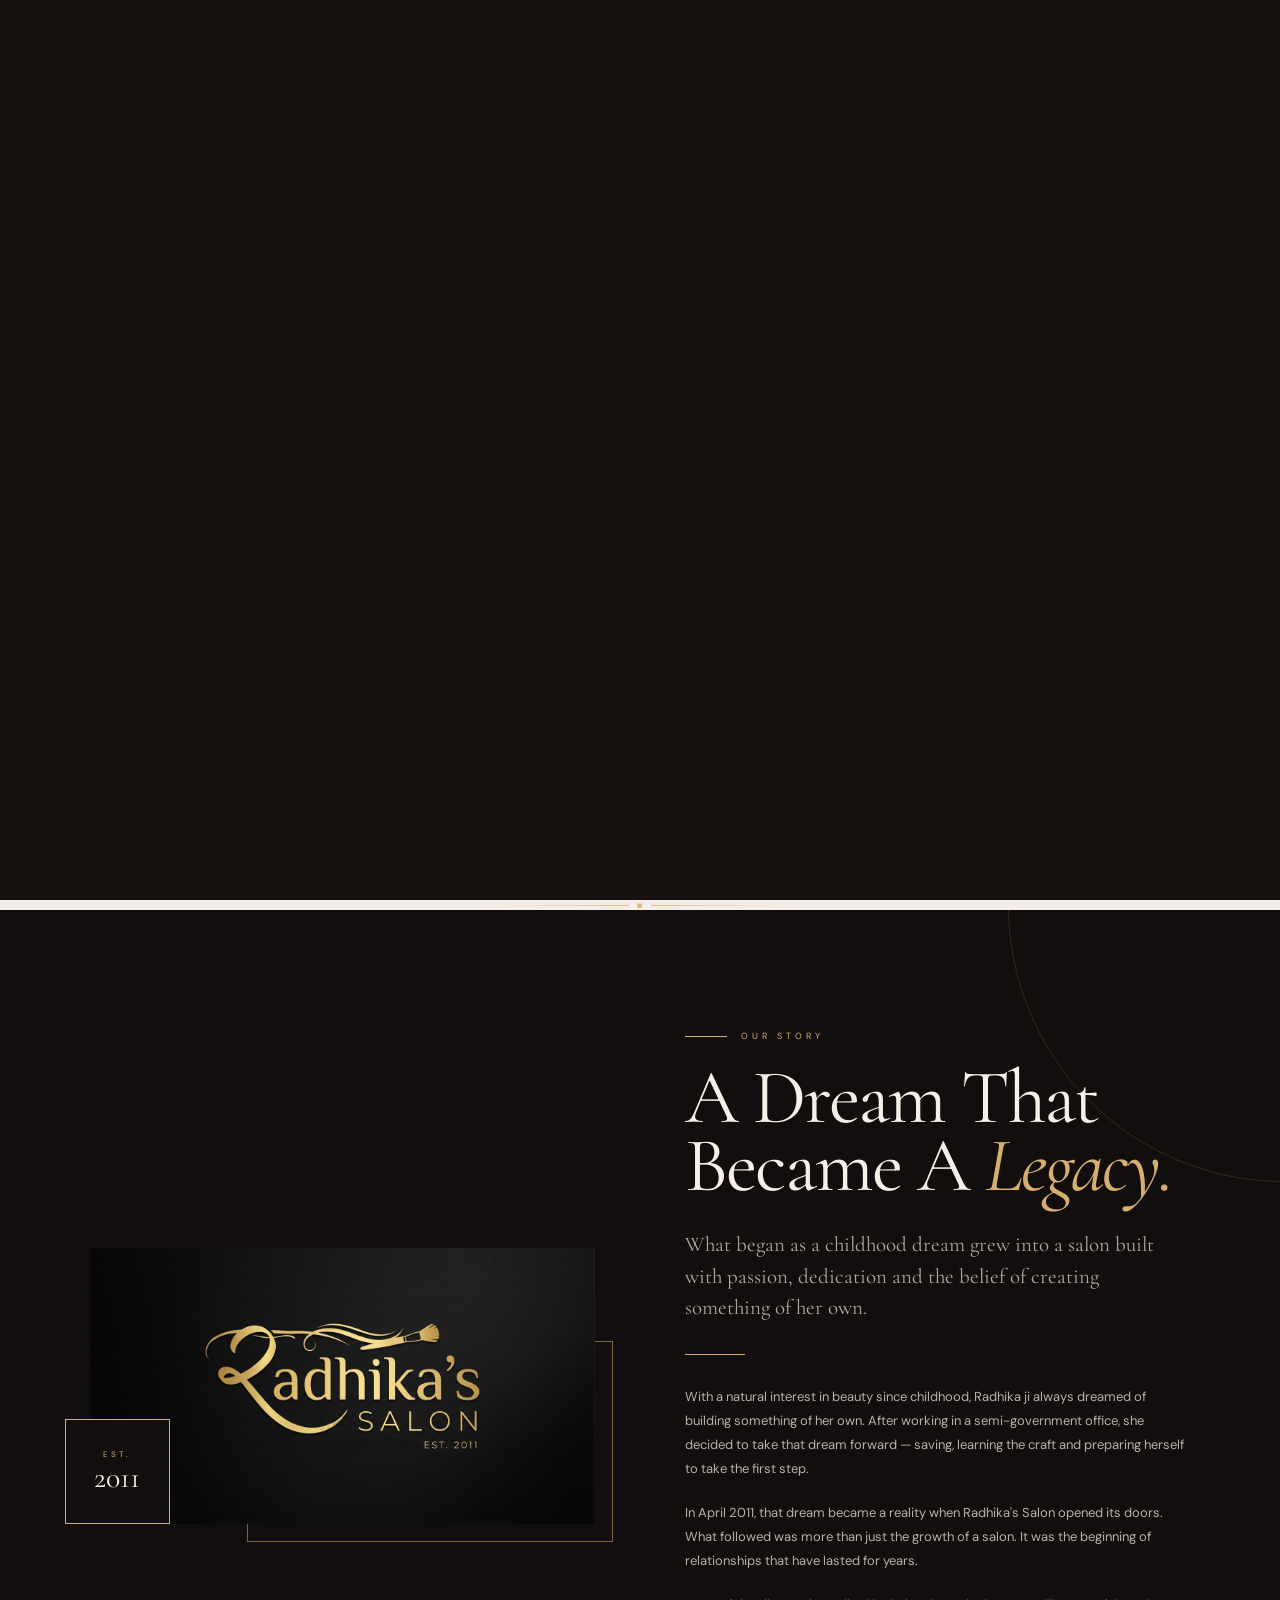
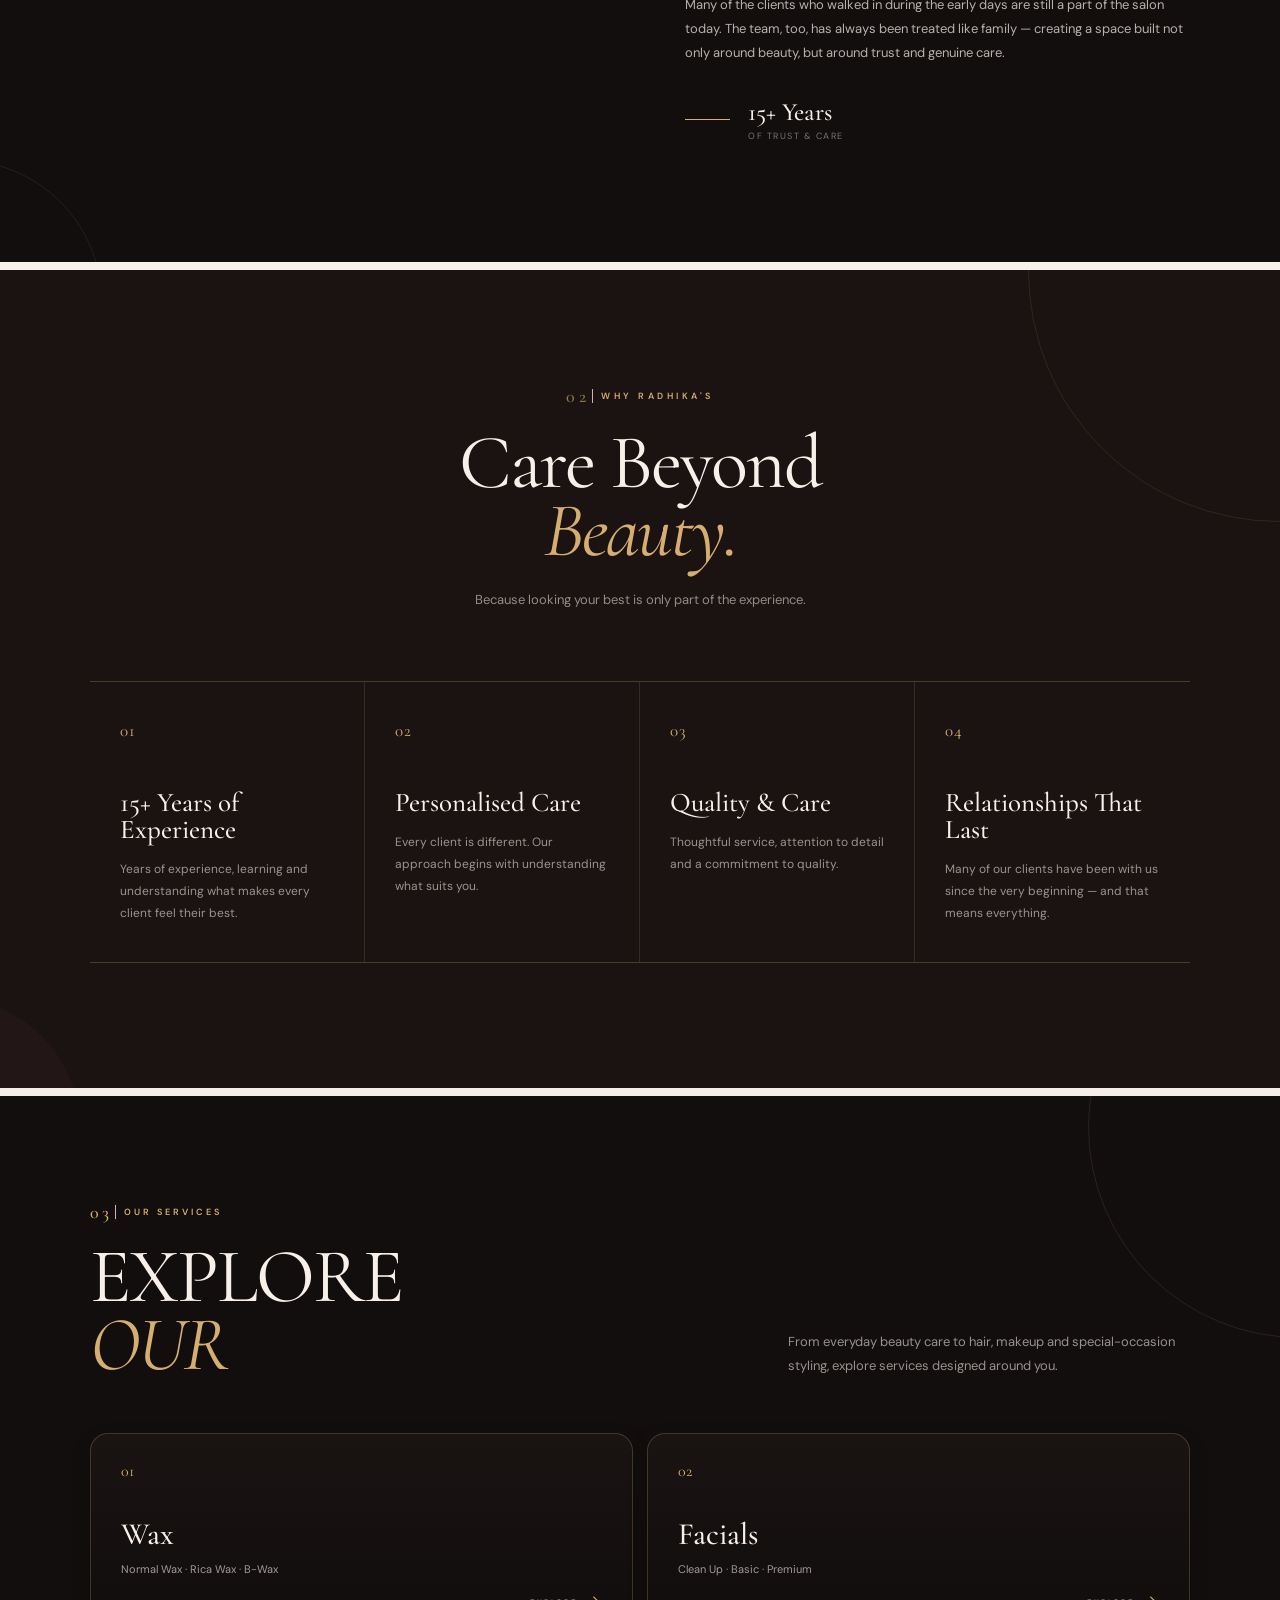
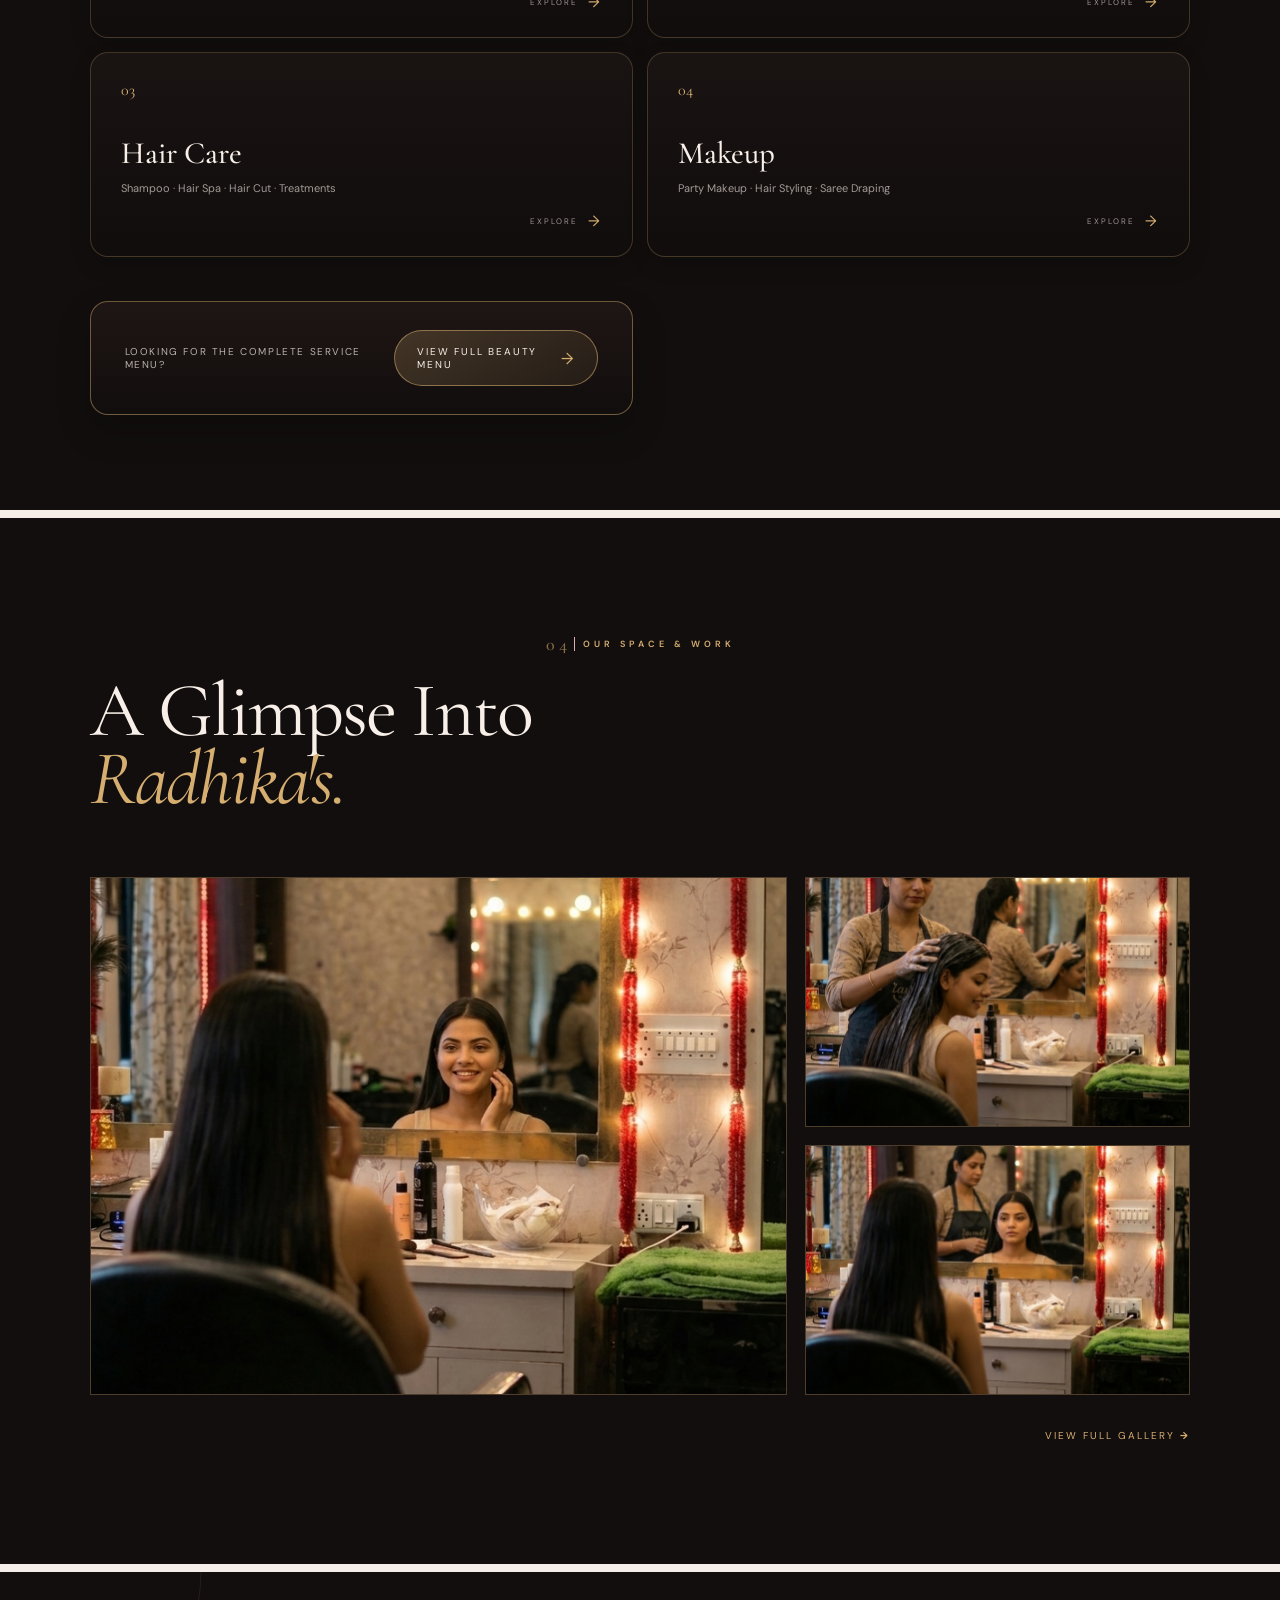
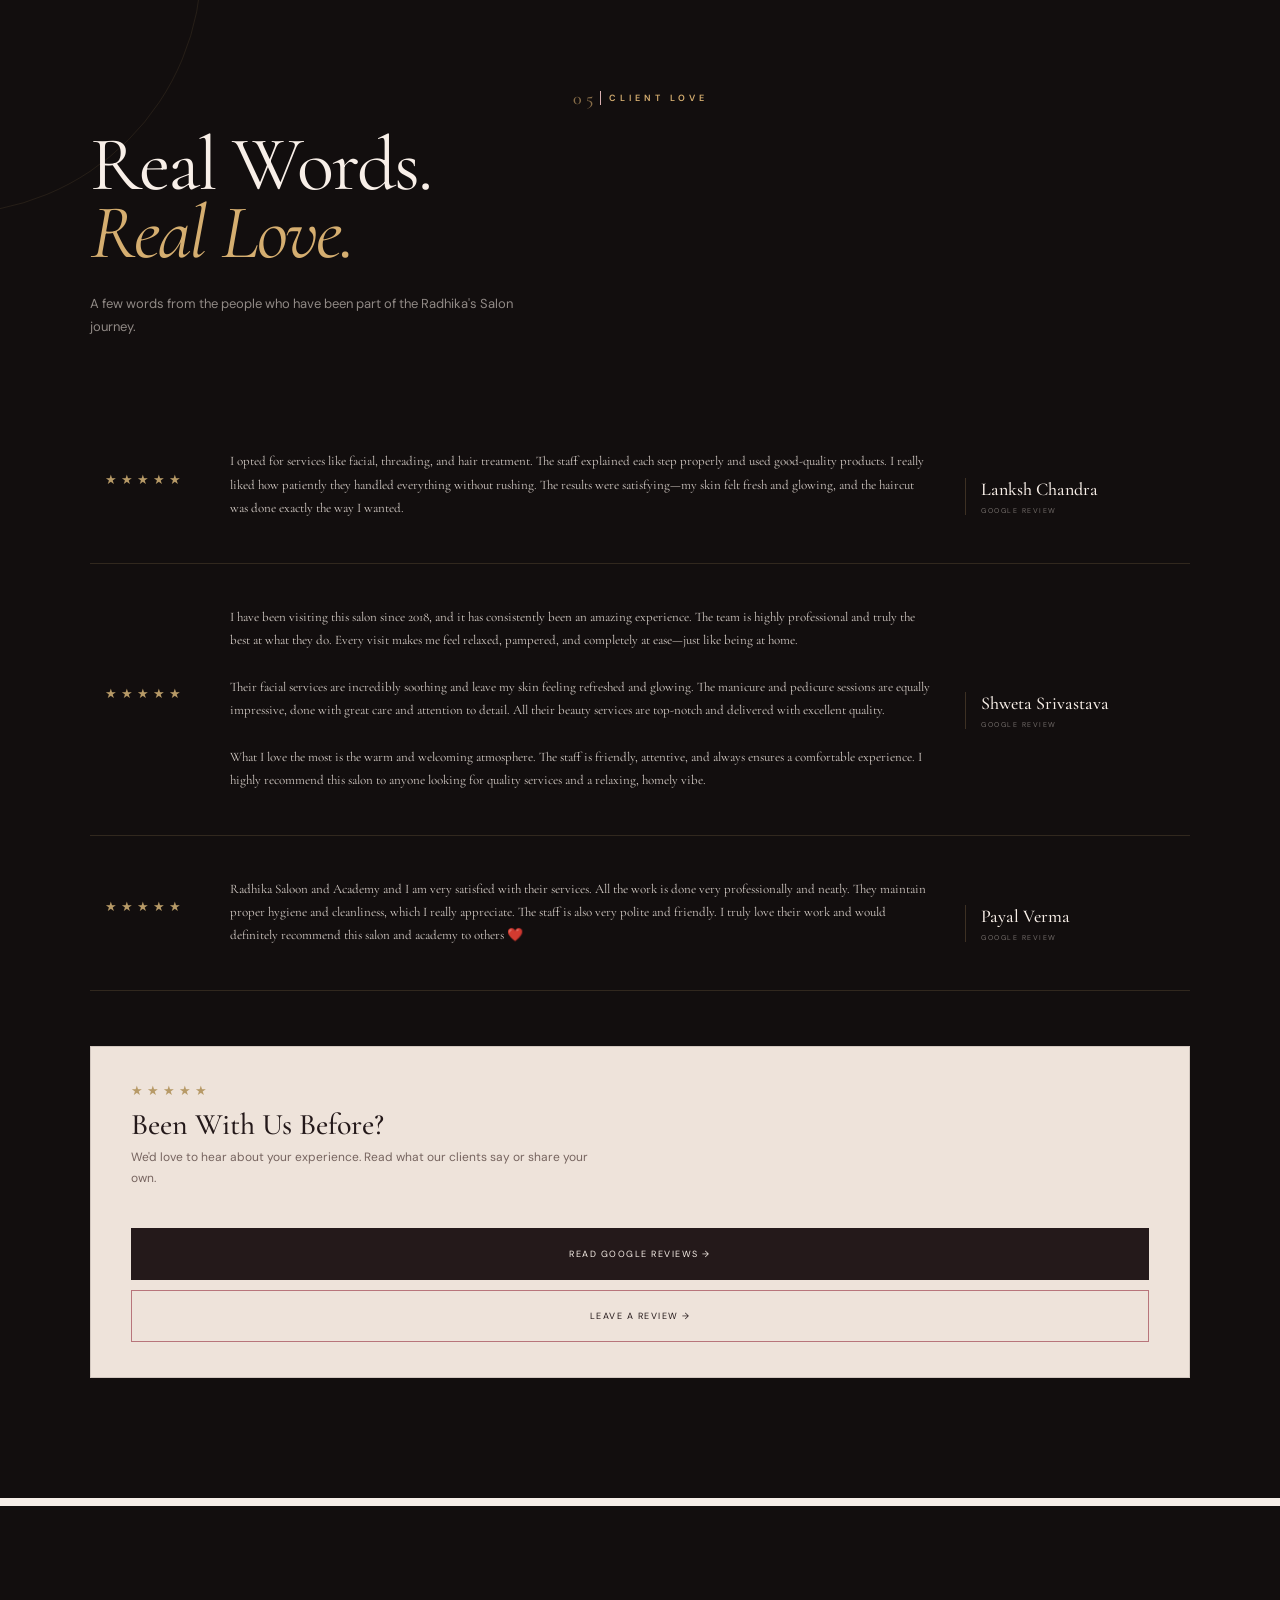
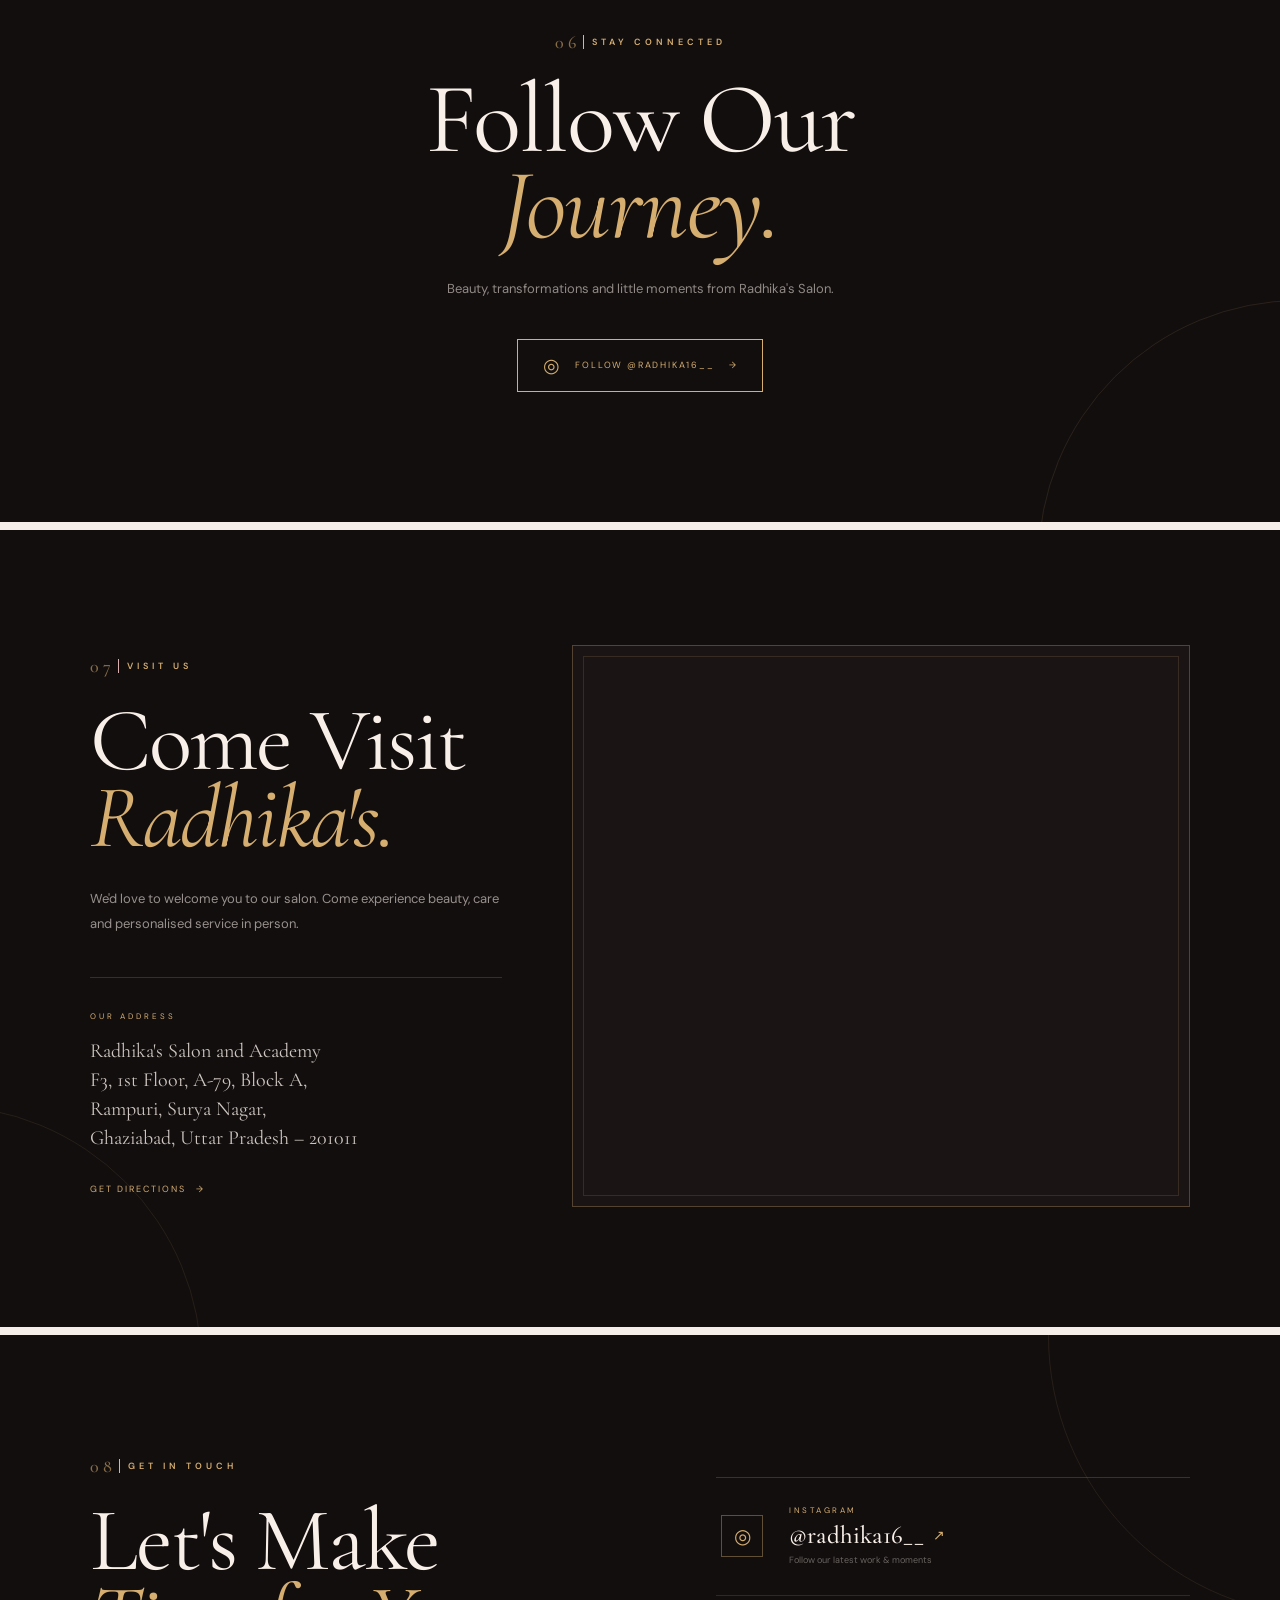
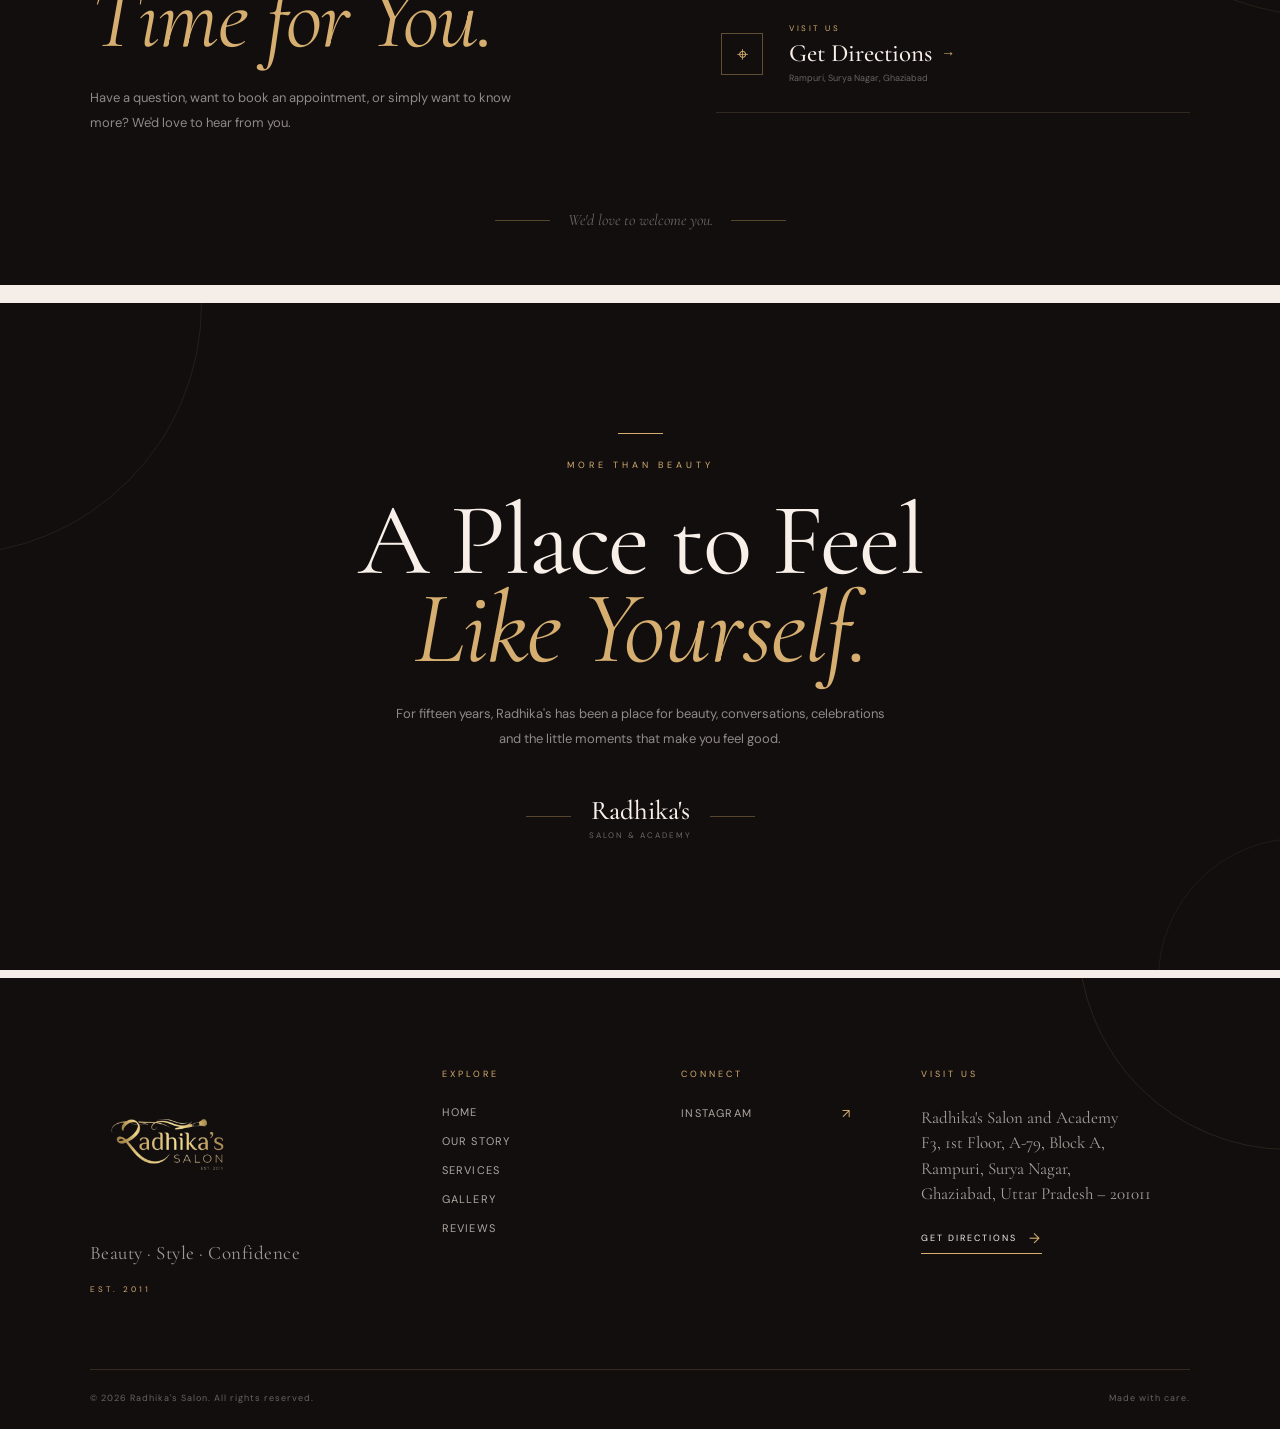
<file: index.html>
<!DOCTYPE html>
<html lang="en">
<head>
    <meta charset="UTF-8">
    <meta name="viewport" content="width=device-width, initial-scale=1.0">

    <title>Radhika's Salon | Beauty, Style & Care</title>

    <link rel="stylesheet" href="style.css">
</head>

<body>
<!-- ================= INTRO VIDEO ================= -->
<div class="intro-screen" id="introScreen">

    <video
        class="intro-video"
        id="introVideo"
        autoplay
        muted
        playsinline
        preload="auto"
    >

        <source
            src="Radhika's logo reveal 1.mp4"
            type="video/mp4"
            media="(min-width: 701px)"
        >

        <source
            src="Radhika's-Logo-reveal-mobile.mp4"
            type="video/mp4"
            media="(max-width: 700px)"
        >

    </video>


    <div class="intro-fallback">

        <img
            src="Radhikaslogonobg.png"
            alt="Radhika's Salon"
        >

    </div>

</div>
    <!-- ================= NAVBAR ================= -->

    <header class="navbar">
        <div class="nav-container">

            <a href="#home" class="logo">
                <img src="Radhikaslogonobg.png" alt="Radhika's Salon">
            </a>

            <nav class="nav-links">
                <a href="#home">Home</a>
                <a href="#about">About</a>
                <a href="#services">Services</a>
                <a href="#gallery">Gallery</a>
                <a href="#reviews">Reviews</a>
                <a href="#contact">Contact</a>
                <a href="#location">Location</a>
            </nav>

            <a href="#contact" class="nav-button">
                Book Appointment
            </a>

            <button class="menu-toggle" aria-label="Open Menu">
                <span></span>
                <span></span>
                <span></span>
            </button>

        </div>
    </header>



<!-- ================= HERO ================= -->

<section class="hero" id="home">

    <!-- Background Image -->
    <div class="hero-background">
        <img
            src="Radhika's entry 1.png"
            alt="Radhika's Salon Interior"
        >
        <div class="hero-overlay"></div>
    </div>
<div class="hero-background">

    <picture>
        <source
            media="(max-width: 700px)"
            srcset="Radhika's-entry-vertical.png"
        >

        <img
            src="Radhika's entry 1.png"
            alt="Radhika's Salon Interior"
        >
    </picture>

    <div class="hero-overlay"></div>

</div>

    <!-- Hero Content -->
    <div class="hero-content">

        <div class="hero-eyebrow">
            <span></span>
            EST. 2011
        </div>

        <h1>
            BEAUTY<br>
            <span>THAT FEELS</span><br>
            LIKE YOU.
        </h1>

        <p>
            A place where beauty, care and confidence
            come together.
        </p>

        <div class="hero-buttons">

            <a href="#services" class="hero-btn">
                Explore Services
                <span>→</span>
            </a>

            <a href="#about" class="hero-link">
                Our Story
                <span>↓</span>
            </a>

        </div>

    </div>


    <!-- Bottom Scroll -->
    <div class="hero-scroll">

        <span class="scroll-line"></span>

        <span>SCROLL TO EXPLORE</span>

    </div>


    <!-- Side Number -->
    <div class="hero-index">
        01
    </div>

</section>


       <!-- SECTION DIVIDER -->

<div class="section-divider">
    <span class="divider-line"></span>
    <span class="divider-diamond">◆</span>
    <span class="divider-line"></span>
</div>

        <!-- ================= SALON STORY ================= -->

<section class="salon-story" id="about">

    <div class="story-container">

        <!-- LEFT VISUAL -->

        <div class="story-visual">

            <div class="story-image">
                <img
                    src="Radhika's logo.png"
                    alt="Radhika's Salon"
                >
            </div>

            <div class="story-year">
                <span>EST.</span>
                <strong>2011</strong>
            </div>

        </div>


        <!-- RIGHT CONTENT -->

        <div class="story-content">

            <div class="story-label">
                <span></span>
                OUR STORY
            </div>

            <h2>
                A Dream That<br>
                Became A <em>Legacy.</em>
            </h2>

            <p class="story-intro">
                What began as a childhood dream grew into
                a salon built with passion, dedication
                and the belief of creating something of her own.
            </p>

            <div class="story-divider"></div>

            <p>
                With a natural interest in beauty since childhood,
                Radhika ji always dreamed of building something
                of her own. After working in a semi-government
                office, she decided to take that dream forward —
                saving, learning the craft and preparing herself
                to take the first step.
            </p>

            <p>
                In April 2011, that dream became a reality when
                Radhika's Salon opened its doors. What followed
                was more than just the growth of a salon. It was
                the beginning of relationships that have lasted
                for years.
            </p>

            <p>
                Many of the clients who walked in during the
                early days are still a part of the salon today.
                The team, too, has always been treated like
                family — creating a space built not only around
                beauty, but around trust and genuine care.
            </p>

            <div class="story-signature">

                <div class="signature-line"></div>

                <div>
                    <strong>15+ Years</strong>
                    <span>of trust &amp; care</span>
                </div>

            </div>

        </div>

    </div>

</section>
        <!-- ================= WHY RADHIKA'S ================= -->

        <section class="why-us section">

            <div class="section-heading">

                <div class="section-label centered">
                    <span>02</span>
                    <span>WHY RADHIKA'S</span>
                </div>

                <h2>
                    Care Beyond<br>
                    <em>Beauty.</em>
                </h2>

                <p>
                    Because looking your best is only part of the experience.
                </p>

            </div>


            <div class="why-grid">

                <article class="why-card">
                    <span class="card-number">01</span>
                    <h3>15+ Years of Experience</h3>
                    <p>
                        Years of experience, learning and understanding
                        what makes every client feel their best.
                    </p>
                </article>

                <article class="why-card">
                    <span class="card-number">02</span>
                    <h3>Personalised Care</h3>
                    <p>
                        Every client is different. Our approach begins
                        with understanding what suits you.
                    </p>
                </article>

                <article class="why-card">
                    <span class="card-number">03</span>
                    <h3>Quality & Care</h3>
                    <p>
                        Thoughtful service, attention to detail and
                        a commitment to quality.
                    </p>
                </article>

                <article class="why-card">
                    <span class="card-number">04</span>
                    <h3>Relationships That Last</h3>
                    <p>
                        Many of our clients have been with us since
                        the very beginning — and that means everything.
                    </p>
                </article>

            </div>

        </section>


      <!-- ================= SERVICES PREVIEW ================= -->

<section class="services-preview section" id="services">

    <div class="services-header">

        <div>

            <div class="section-label">
                <span>03</span>
                <span>OUR SERVICES</span>
            </div>

            <h2>
                EXPLORE<br>
                <em>OUR</em>
            </h2>

        </div>

        <p>
            From everyday beauty care to hair, makeup and
            special-occasion styling, explore services designed
            around you.
        </p>

    </div>


    <div class="services-grid">

       <!-- ================= 01 ================= -->

<a href="menu.html?group=wax" class="service-card">

    <span class="service-number">01</span>

    <div class="service-card-content">

        <h3>
            Wax
        </h3>

        <p>
            Normal Wax · Rica Wax · B-Wax
        </p>

    </div>

    <span class="service-arrow">
        Explore <strong>→</strong>
    </span>

</a>


<!-- ================= 02 ================= -->

<a href="menu.html?group=facials" class="service-card">

    <span class="service-number">02</span>

    <div class="service-card-content">

        <h3>
            Facials
        </h3>

        <p>
            Clean Up · Basic · Premium
        </p>

    </div>

    <span class="service-arrow">
        Explore <strong>→</strong>
    </span>

</a>


<!-- ================= 03 ================= -->

<a href="menu.html?group=hair" class="service-card">

    <span class="service-number">03</span>

    <div class="service-card-content">

        <h3>
            Hair Care
        </h3>

        <p>
            Shampoo · Hair Spa · Hair Cut · Treatments
        </p>

    </div>

    <span class="service-arrow">
        Explore <strong>→</strong>
    </span>

</a>


<!-- ================= 04 ================= -->

<a href="menu.html?group=makeup" class="service-card">

    <span class="service-number">04</span>

    <div class="service-card-content">

        <h3>
            Makeup
        </h3>

        <p>
            Party Makeup · Hair Styling · Saree Draping
        </p>

    </div>

    <span class="service-arrow">
        Explore <strong>→</strong>
    </span>

</a>



    <!-- ================= MENU LINK ================= -->

    <div class="services-menu-link">

        <span>
            Looking for the complete service menu?
        </span>

        <a href="menu.html">
            View Full Beauty Menu
            <strong>→</strong>
        </a>

    </div>

</section>


    

      <!-- ================= GALLERY PREVIEW ================= -->

<section class="gallery-preview section" id="gallery">

    <div class="section-heading">

        <div class="section-label centered">
            <span>04</span>
            <span>OUR SPACE & WORK</span>
        </div>

        <h2>
            A Glimpse Into<br>
            <em>Radhika's.</em>
        </h2>

    </div>


    <div class="gallery-grid">

      <!-- =====================================================
     FEATURED GALLERY
===================================================== -->

<!-- LARGE FEATURE IMAGE -->

<div class="gallery-item gallery-large">

    <img
        src="Radhika's scene 7.png"
        alt="Radhika's Salon"
    >

</div>


<!-- SMALL IMAGE 01 -->

<div class="gallery-item gallery-small">

    <img
        src="Radhika's scene 6.png"
        alt="Radhika's Salon"
    >

</div>


<!-- SMALL IMAGE 02 -->

<div class="gallery-item gallery-small">

    <img
        src= "Radhika's scene 4.png"
        alt="Radhika's Salon"
    >

</div>

</div>


    <div class="gallery-cta">

        <a href="gallery.html">
    View Full Gallery
    <strong>→</strong>
</a>
    </div>

</section>

       <!-- ================= REVIEWS ================= -->

<section class="reviews section" id="reviews">

    <div class="section-heading">

        <div class="section-label centered">
            <span>05</span>
            <span>CLIENT LOVE</span>
        </div>

        <h2>
            Real Words.<br>
            <em>Real Love.</em>
        </h2>

        <p>
            A few words from the people who have been part
            of the Radhika's Salon journey.
        </p>

    </div>


   <div class="reviews-grid">

    <!-- ================= REVIEW 01 ================= -->

    <article class="review-card">

        <div class="review-stars">
            ★★★★★
        </div>

        <p class="review-text">
            I opted for services like facial, threading, and hair
            treatment. The staff explained each step properly and
            used good-quality products. I really liked how patiently
            they handled everything without rushing. The results were
            satisfying—my skin felt fresh and glowing, and the haircut
            was done exactly the way I wanted.
        </p>

        <div class="review-author">

            <div>
                <strong>Lanksh Chandra</strong>

                <span>
                    Google Review
                </span>
            </div>

            

        </div>

    </article>


    <!-- ================= REVIEW 02 ================= -->

    <article class="review-card">

        <div class="review-stars">
            ★★★★★
        </div>

        <p class="review-text">
            I have been visiting this salon since 2018, and it has
            consistently been an amazing experience. The team is
            highly professional and truly the best at what they do.
            Every visit makes me feel relaxed, pampered, and
            completely at ease—just like being at home.
            <br><br>
            Their facial services are incredibly soothing and leave
            my skin feeling refreshed and glowing. The manicure and
            pedicure sessions are equally impressive, done with great
            care and attention to detail. All their beauty services
            are top-notch and delivered with excellent quality.
            <br><br>
            What I love the most is the warm and welcoming atmosphere.
            The staff is friendly, attentive, and always ensures a
            comfortable experience. I highly recommend this salon to
            anyone looking for quality services and a relaxing,
            homely vibe.
        </p>

        <div class="review-author">

            <div>
                <strong>Shweta Srivastava</strong>

                <span>
                    Google Review
                </span>
            </div>

           

        </div>

    </article>


    <!-- ================= REVIEW 03 ================= -->

    <article class="review-card">

        <div class="review-stars">
            ★★★★★
        </div>

        <p class="review-text">
            Radhika Saloon and Academy and I am very satisfied with
            their services. All the work is done very professionally
            and neatly. They maintain proper hygiene and cleanliness,
            which I really appreciate. The staff is also very polite
            and friendly. I truly love their work and would definitely
            recommend this salon and academy to others ❤️
        </p>

        <div class="review-author">

            <div>
                <strong>Payal Verma</strong>

                <span>
                    Google Review
                </span>
            </div>

            
        </div>

    </article>

</div>


    <!-- ================= GOOGLE REVIEW CTA ================= -->

    <div class="review-actions">

        <div class="review-action-content">

            <span class="review-stars">★★★★★</span>

            <h3>
                Been With Us Before?
            </h3>

            <p>
                We'd love to hear about your experience.
                Read what our clients say or share your own.
            </p>

        </div>


        <div class="review-buttons">

            <a
                href="https://share.google/PJnNp56hR6XcX1TGy"
                target="_blank"
                rel="noopener noreferrer"
                class="btn btn-dark"
            >
                Read Google Reviews →
            </a>

            <a
                href="https://share.google/PJnNp56hR6XcX1TGy"
                target="_blank"
                rel="noopener noreferrer"
                class="btn btn-review"
            >
                Leave a Review →
            </a>

        </div>

    </div>

</section>

<!-- ================= INSTAGRAM ================= -->

<section class="instagram-section">

    <div class="instagram-inner">

        <div class="section-label centered">
            <span>06</span>
            <span>STAY CONNECTED</span>
        </div>

        <h2>
            Follow Our<br>
            <em>Journey.</em>
        </h2>

        <p>
            Beauty, transformations and little moments
            from Radhika's Salon.
        </p>

        <a
            href="https://www.instagram.com/radhika16__/?igsh=NmgweGU5MXZubTRn-"
            target="_blank"
            rel="noopener noreferrer"
            class="instagram-button"
        >
            <span class="instagram-icon">◎</span>
            Follow @radhika16__
            <span>→</span>
        </a>

    </div>

</section>


<!-- ================= LOCATION ================= -->

<section class="location section" id="location">

    <div class="location-container">

        <div class="location-content">

            <div class="section-label">
                <span>07</span>
                <span>VISIT US</span>
            </div>

            <h2>
                Come Visit<br>
                <em>Radhika's.</em>
            </h2>

            <p class="location-intro">
                We'd love to welcome you to our salon.
                Come experience beauty, care and personalised
                service in person.
            </p>


            <div class="address">

                <span class="address-label">
                    OUR ADDRESS
                </span>

                <p>
                    Radhika's Salon and Academy<br>
                    F3, 1st Floor, A-79, Block A,<br>
                    Rampuri, Surya Nagar,<br>
                    Ghaziabad, Uttar Pradesh – 201011
                </p>

            </div>


            <a
                href="https://share.google/PJnNp56hR6XcX1TGy"
                target="_blank"
                rel="noopener noreferrer"
                class="text-link"
            >
                Get Directions
                <span>→</span>
            </a>

        </div>


        <!-- MAP -->

        <div class="map-container">

            <iframe
                src="https://www.google.com/maps?q=Radhika's%20Salon%20and%20Academy%2C%20Rampuri%2C%20Ghaziabad%2C%20Uttar%20Pradesh&output=embed"
                width="100%"
                height="100%"
                style="border:0;"
                allowfullscreen=""
                loading="lazy"
                referrerpolicy="no-referrer-when-downgrade"
                title="Radhika's Salon and Academy Location">
            </iframe>

        </div>

    </div>

</section>


<!-- ================= CONTACT ================= -->

<section class="contact section" id="contact">

    <div class="contact-container">

        <!-- ================= LEFT ================= -->

        <div class="contact-heading">

            <div class="section-label">
                <span>08</span>
                <span>GET IN TOUCH</span>
            </div>

            <h2>
                Let's Make<br>
                <em>Time for You.</em>
            </h2>

            <p>
                Have a question, want to book an appointment,
                or simply want to know more? We'd love to hear
                from you.
            </p>

        </div>


        <!-- ================= RIGHT ================= -->

        <div class="contact-details">


            <!-- INSTAGRAM -->

            <a
                href="https://www.instagram.com/radhika16__/?igsh=NmgweGU5MXZubTRn-"
                target="_blank"
                rel="noopener noreferrer"
                class="contact-item"
            >

                <div class="contact-icon">
                    <span>◎</span>
                </div>

                <div class="contact-item-content">

                    <span class="contact-label">
                        INSTAGRAM
                    </span>

                    <strong>
                        @radhika16__
                        <b>↗</b>
                    </strong>

                    <small>
                        Follow our latest work & moments
                    </small>

                </div>

            </a>


            <!-- LOCATION -->

            <a
                href="https://share.google/PJnNp56hR6XcX1TGy"
                target="_blank"
                rel="noopener noreferrer"
                class="contact-item"
            >

                <div class="contact-icon">
                    <span>⌖</span>
                </div>

                <div class="contact-item-content">

                    <span class="contact-label">
                        VISIT US
                    </span>

                    <strong>
                        Get Directions
                        <b>→</b>
                    </strong>

                    <small>
                        Rampuri, Surya Nagar, Ghaziabad
                    </small>

                </div>

            </a>

        </div>

    </div>


    <!-- ================= BOTTOM NOTE ================= -->

    <div class="contact-bottom">

        <span class="contact-bottom-line"></span>

        <p>
            We'd love to welcome you.
        </p>

        <span class="contact-bottom-line"></span>

    </div>

</section>

       <!-- ================= FINAL BRAND STATEMENT ================= -->

<section class="cta">

    <div class="cta-content">

        <div class="cta-line"></div>

        <p class="eyebrow">
            MORE THAN BEAUTY
        </p>

        <h2>
            A Place to Feel<br>
            <em>Like Yourself.</em>
        </h2>

        <p class="cta-text">
            For fifteen years, Radhika's has been a place
            for beauty, conversations, celebrations and
            the little moments that make you feel good.
        </p>

        <div class="cta-signature">

            <span></span>

            <div>
                <strong>Radhika's</strong>
                <small>Salon & Academy</small>
            </div>

            <span></span>

        </div>

    </div>

</section>

       <!-- ================= FOOTER ================= -->

<footer class="footer">

    <div class="footer-main">

        <!-- BRAND -->
        <div class="footer-brand">

            <img src="Radhikaslogonobg.png" alt="Radhika's Salon">

            <p>
                Beauty · Style · Confidence
            </p>

            <span class="footer-est">
                EST. 2011
            </span>

        </div>


        <!-- QUICK LINKS -->
        <div class="footer-column">

            <span class="footer-label">
                EXPLORE
            </span>

            <div class="footer-links">
                <a href="#home">Home</a>
                <a href="#about">Our Story</a>
                <a href="#services">Services</a>
                <a href="#gallery">Gallery</a>
                <a href="#reviews">Reviews</a>
            </div>

        </div>


        <!-- CONTACT -->
        <div class="footer-column">

            <span class="footer-label">
                CONNECT
            </span>

            <div class="footer-contact">

                <a
                    href="https://www.instagram.com/radhika16__/?igsh=NmgweGU5MXZubTRn-"
                    target="_blank"
                    rel="noopener noreferrer"
                >
                    Instagram
                    <span>↗</span>
                </a>

              
            </div>

        </div>


        <!-- ADDRESS -->
        <div class="footer-column footer-location">

            <span class="footer-label">
                VISIT US
            </span>

            <p>
                Radhika's Salon and Academy<br>
                F3, 1st Floor, A-79, Block A,<br>
                Rampuri, Surya Nagar,<br>
                Ghaziabad, Uttar Pradesh – 201011
            </p>

            <a
                href="https://share.google/PJnNp56hR6XcX1TGy"
                target="_blank"
                rel="noopener noreferrer"
                class="footer-direction"
            >
                Get Directions
                <span>→</span>
            </a>

        </div>

    </div>


    <!-- FOOTER BOTTOM -->

    <div class="footer-bottom">

        <span>
            © 2026 Radhika's Salon. All rights reserved.
        </span>

        <span>
            Made with care.
        </span>

    </div>

</footer>

    </main>


    <script src="script.js"></script>

</body>
</html>
</file>
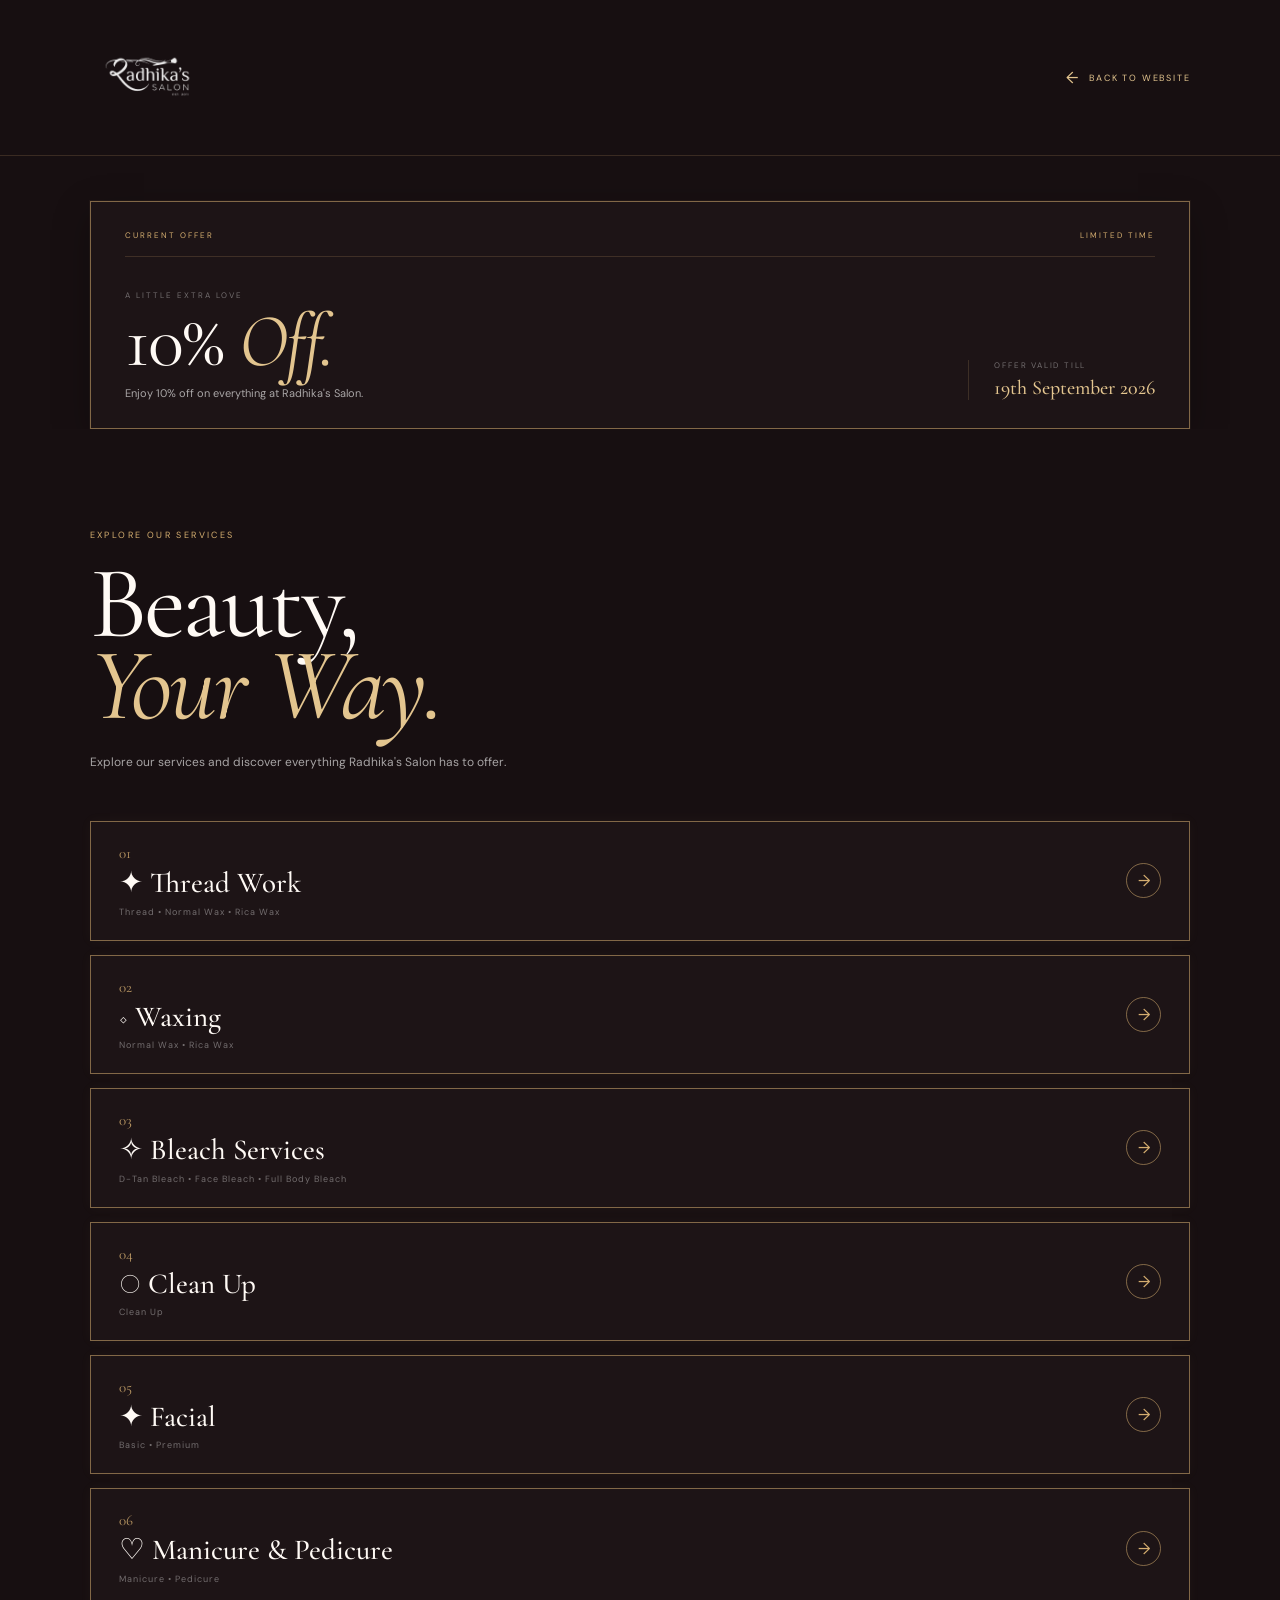
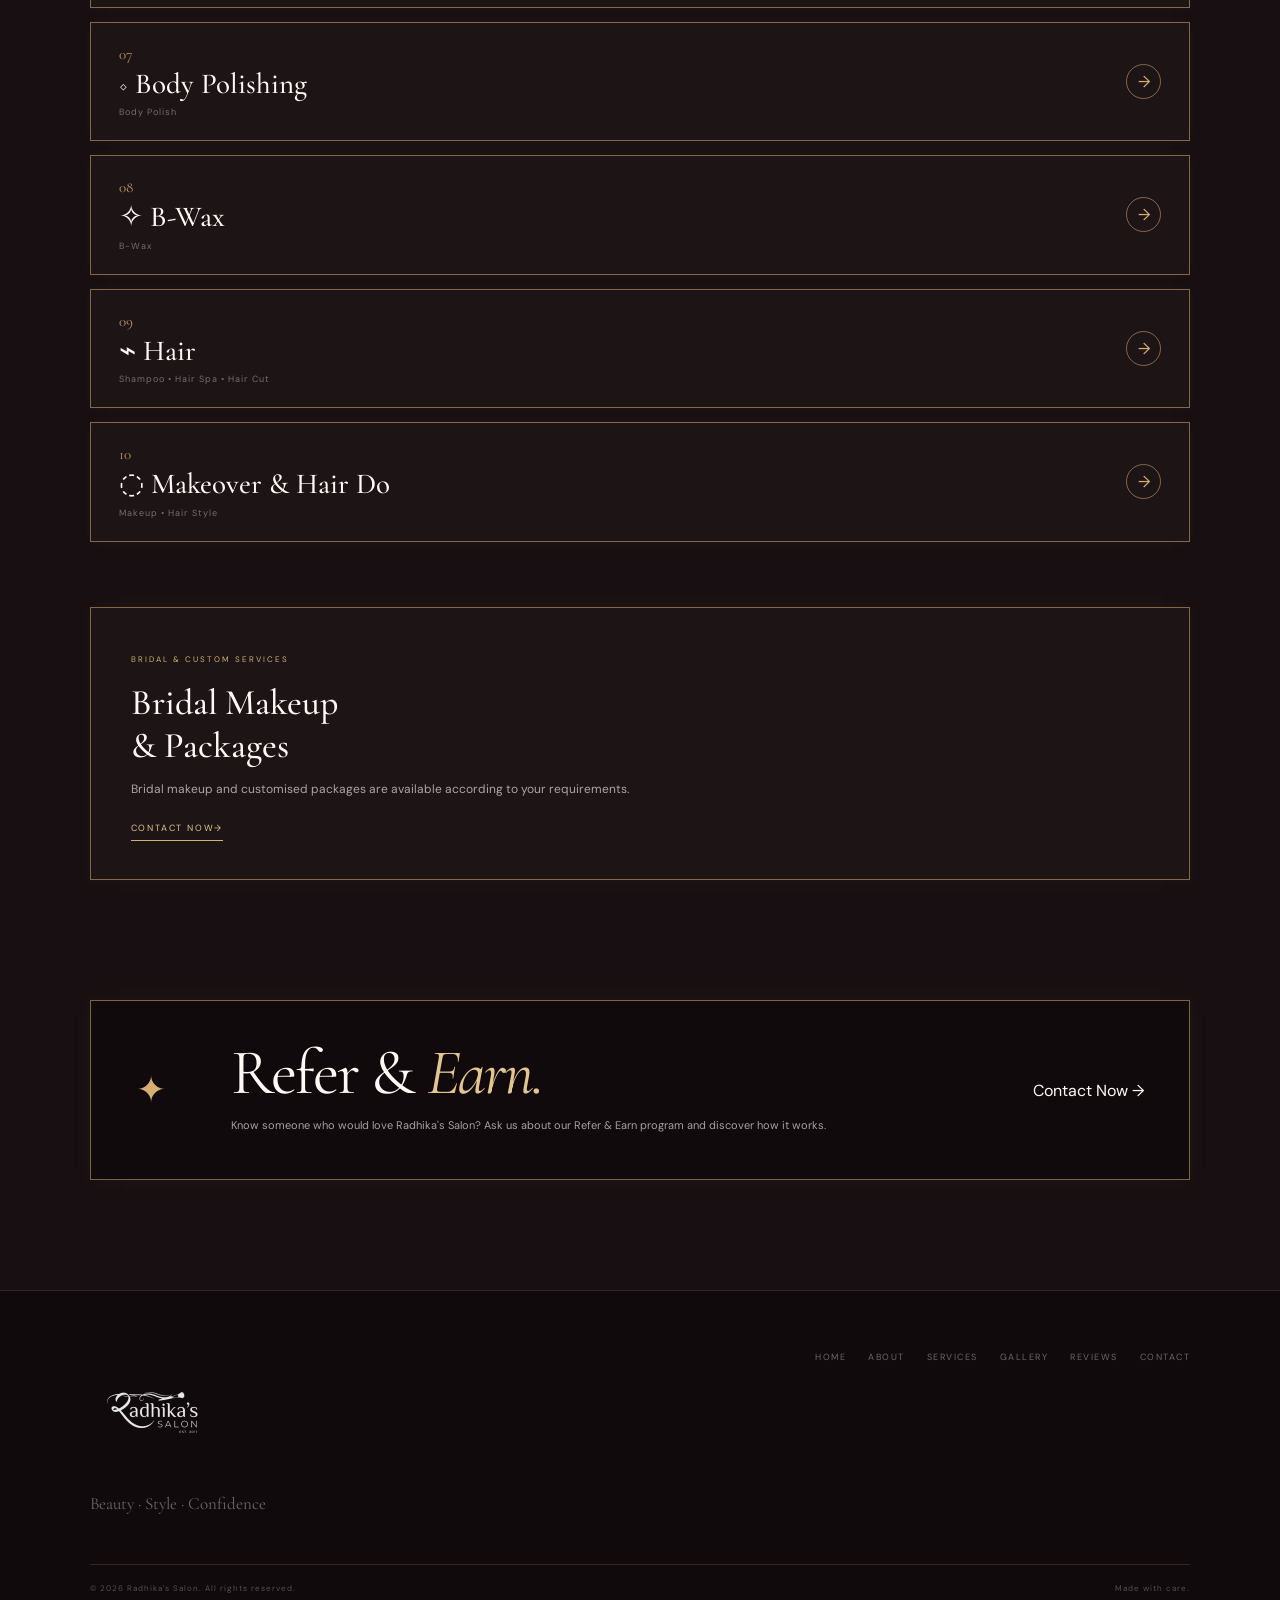
<file: menu.html>
<!DOCTYPE html>
<html lang="en">

<head>

    <meta charset="UTF-8">

    <meta
        name="viewport"
        content="width=device-width, initial-scale=1.0"
    >

    <title>
        Radhika's Salon | Services
    </title>


    <!-- =====================================================
         GOOGLE FONTS
    ====================================================== -->

    <link rel="preconnect" href="https://fonts.googleapis.com">

    <link
        rel="preconnect"
        href="https://fonts.gstatic.com"
        crossorigin
    >

    <link
        href="https://fonts.googleapis.com/css2?family=Cormorant+Garamond:wght@400;500;600&family=DM+Sans:wght@400;500&display=swap"
        rel="stylesheet"
    >


    <!-- =====================================================
         MENU CSS
    ====================================================== -->

    <link
        rel="stylesheet"
        href="menu.css"
    >

</head>


<body>


    <!-- =====================================================
         NAVBAR
    ====================================================== -->

    <header class="menu-navbar">

        <div class="nav-container">


            <!-- LOGO -->

            <a
                href="index.html"
                class="menu-logo"
            >

                <img
                    src="Radhikaslogonobg.png"
                    alt="Radhika's Salon"
                >

            </a>


            <!-- BACK TO WEBSITE -->

            <a
                href="index.html"
                class="back-home"
            >

                <span>←</span>

                Back to Website

            </a>

        </div>

    </header>



    <!-- =====================================================
         CURRENT OFFER
    ====================================================== -->

    <section class="offer-section">

        <div class="offer-card">


            <div class="offer-top">

                <span>
                    CURRENT OFFER
                </span>

                <span>
                    LIMITED TIME
                </span>

            </div>


            <div class="offer-main">


                <div>

                    <span class="offer-small">
                        A LITTLE EXTRA LOVE
                    </span>

                    <h2>
                        10% <em>Off.</em>
                    </h2>

                    <p class="offer-description">
                        Enjoy 10% off on everything at
                        Radhika's Salon.
                    </p>

                </div>


                <div class="offer-date">

                    <span>
                        OFFER VALID TILL
                    </span>

                    <strong>
                        19th September 2026
                    </strong>

                </div>


            </div>

        </div>

    </section>



    <!-- =====================================================
         SERVICES MENU
    ====================================================== -->

    <main>

        <section class="menu-section">

            <!--
                JS WILL LOAD:
                Categories
                →
                Sub Categories
                →
                Services
            -->

            <div id="menu-app"></div>

        </section>



        <!-- =================================================
             REFER & EARN
        ================================================== -->

        <section class="refer-section">

            <div class="refer-inner">


                <div class="refer-number">
                    ✦
                </div>


                <div class="refer-content">

                    <h2>
                        Refer & <em>Earn.</em>
                    </h2>

                    <p>
                        Know someone who would love
                        Radhika's Salon? Ask us about our
                        Refer & Earn program and discover
                        how it works.
                    </p>

                </div>


               <a href="https://www.instagram.com/radhika16__/" 
   class="contact-btn" 
   target="_blank" 
   rel="noopener noreferrer">
   Contact Now


                    

                    <span>→</span>

                </a>


            </div>

        </section>

    </main>



    <!-- =====================================================
         FOOTER
    ====================================================== -->

    <footer class="menu-footer">

        <div class="footer-main">


            <!-- BRAND -->

            <div class="footer-brand">

                <img
                    src="Radhikaslogonobg.png"
                    alt="Radhika's Salon"
                >

                <p>
                    Beauty · Style · Confidence
                </p>

            </div>


            <!-- LINKS -->

            <nav class="footer-links">

                <a href="index.html">
                    Home
                </a>

                <a href="index.html#about">
                    About
                </a>

                <a href="index.html#services">
                    Services
                </a>

                <a href="index.html#gallery">
                    Gallery
                </a>

                <a href="index.html#reviews">
                    Reviews
                </a>

                <a href="index.html#contact">
                    Contact
                </a>

            </nav>


        </div>


        <div class="footer-bottom">

            <span>
                © 2026 Radhika's Salon. All rights reserved.
            </span>

            <span>
                Made with care.
            </span>

        </div>

    </footer>



    <!-- =====================================================
         MENU JS
    ====================================================== -->

    <script src="Menu.js"></script>


</body>

</html>
</file>
<file: style.css>
/* =========================================================
   RADHIKA'S SALON
   Premium Editorial Salon Website
========================================================= */

@import url('https://fonts.googleapis.com/css2?family=Cormorant+Garamond:wght@400;500;600;700&family=DM+Sans:wght@300;400;500;600&display=swap');


/* =========================================================
   RESET
========================================================= */

* {
    margin: 0;
    padding: 0;
    box-sizing: border-box;
}

html {
    scroll-behavior: smooth;
}

body {
    font-family: "DM Sans", sans-serif;
    background: #f7f1eb;
    color: #29201f;
    overflow-x: hidden;
}

a {
    text-decoration: none;
    color: inherit;
}

button {
    font-family: inherit;
}


/* =========================================================
   VARIABLES
========================================================= */

:root {
    --cream: #f7f1eb;
    --cream-dark: #eee3da;
    --rose: #b77c82;
    --rose-light: #d9afb0;
    --deep: #29201f;
    --brown: #5b4742;
    --gold: #b79a67;
    --white: #fffaf6;
    --border: rgba(41, 32, 31, 0.14);
}


/* =========================================================
   GLOBAL
========================================================= */

.section {
    padding: 120px 7%;
}

.section-label {
    display: flex;
    align-items: center;
    gap: 14px;

    font-size: 10px;
    font-weight: 600;
    letter-spacing: 3px;
    text-transform: uppercase;

    color: var(--rose);
}

.section-label span:first-child {
    font-family: "Cormorant Garamond", serif;
    font-size: 18px;
    font-weight: 500;
}

.section-label span:last-child {
    position: relative;
}

.section-label span:last-child::before {
    content: "";
    position: absolute;
    left: -9px;
    top: 50%;
    width: 1px;
    height: 14px;
    background: var(--rose-light);
    transform: translateY(-50%);
}

.section-label.centered {
    justify-content: center;
}

h1,
h2,
h3 {
    font-family: "Cormorant Garamond", serif;
    font-weight: 500;
}

em {
    color: var(--rose);
    font-style: italic;
}

/* =========================================================
   LUXURY NAVBAR
========================================================= */

.navbar {
    position: absolute;
    top: 0;
    left: 0;

    width: 100%;
    height: 82px;

    background: rgba(20, 14, 12, 0.30);

    backdrop-filter: blur(10px);
    -webkit-backdrop-filter: blur(10px);

    border-bottom: 1px solid rgba(216, 176, 109, 0.18);

    z-index: 1000;

    transition:
        background 0.4s ease,
        border-color 0.4s ease,
        box-shadow 0.4s ease;
}


/* ================= CONTAINER ================= */

.nav-container {
    width: 100%;
    height: 100%;

    max-width: 1500px;

    margin: 0 auto;

    padding: 0 6.5%;

    display: flex;
    align-items: center;
    justify-content: space-between;
}


/* ================= LOGO ================= */

.logo {
    display: flex;
    align-items: center;

    text-decoration: none;

    flex-shrink: 0;
}

.logo img {
    width: 145px;
    height: auto;

    display: block;

    transition: transform 0.3s ease;
}

.logo:hover img {
    transform: scale(1.03);
}


/* ================= NAV LINKS ================= */

.nav-links {
    display: flex;
    align-items: center;

    gap: 38px;

    margin-left: auto;
    margin-right: 45px;
}

.nav-links a {
    position: relative;

    color: rgba(255, 255, 255, 0.86);

    text-decoration: none;

    font-size: 11px;

    font-weight: 500;

    letter-spacing: 2px;

    text-transform: uppercase;

    padding: 8px 0;

    transition:
        color 0.3s ease;
}


/* GOLD UNDERLINE */

.nav-links a::after {
    content: "";

    position: absolute;

    left: 0;
    bottom: 0;

    width: 0;
    height: 1px;

    background: #d8b06d;

    transition: width 0.3s ease;
}

.nav-links a:hover {
    color: #d8b06d;
}

.nav-links a:hover::after {
    width: 100%;
}


/* ACTIVE LINK */

.nav-links a.active {
    color: #d8b06d;
}

.nav-links a.active::after {
    width: 100%;
}


/* ================= BOOK BUTTON ================= */

.nav-button {
    display: inline-flex;

    align-items: center;
    justify-content: center;

    min-width: 175px;

    height: 48px;

    padding: 0 25px;

    background: rgba(35, 24, 20, 0.78);

    border: 1px solid rgba(216, 176, 109, 0.65);

    color: #fff;

    text-decoration: none;

    font-size: 10px;

    font-weight: 500;

    letter-spacing: 1.8px;

    text-transform: uppercase;

    transition:
        background 0.3s ease,
        color 0.3s ease,
        border-color 0.3s ease,
        transform 0.3s ease;
}

.nav-button:hover {
    background: #d8b06d;

    border-color: #d8b06d;

    color: #1c1210;

    transform: translateY(-2px);
}


/* ================= SCROLLED NAVBAR ================= */

.navbar.scrolled {
    position: fixed;

    background: rgba(20, 14, 12, 0.90);

    backdrop-filter: blur(14px);
    -webkit-backdrop-filter: blur(14px);

    border-bottom-color: rgba(216, 176, 109, 0.25);

    box-shadow:
        0 8px 30px rgba(0, 0, 0, 0.22);
}


/* ================= MOBILE MENU BUTTON ================= */

.menu-toggle {
    display: none;

    width: 42px;
    height: 42px;

    padding: 9px;

    border: 1px solid rgba(216, 176, 109, 0.45);

    background: rgba(20, 14, 12, 0.45);

    cursor: pointer;

    flex-direction: column;

    justify-content: center;

    align-items: center;

    gap: 5px;
}

.menu-toggle span {
    display: block;

    width: 20px;
    height: 1px;

    background: #d8b06d;

    transition: all 0.3s ease;
}


/* =========================================================
   MOBILE NAVBAR
========================================================= */

@media (max-width: 900px) {

    .navbar {
        height: 72px;
    }

    .nav-container {
        padding: 0 6%;
    }

    .logo img {
        width: 125px;
    }

    .nav-links {
        display: none;
    }

    .nav-button {
        display: none;
    }

    .menu-toggle {
        display: flex;
    }

}


/* ================= SMALL PHONES ================= */

@media (max-width: 480px) {

    .navbar {
        height: 68px;
    }

    .nav-container {
        padding: 0 5%;
    }

    .logo img {
        width: 112px;
    }

    .menu-toggle {
        width: 40px;
        height: 40px;
    }

}



/* =========================================================
   SALON STORY — DARK LUXURY THEME
========================================================= */

.salon-story {
    position: relative;
    width: 100%;
    padding: 120px 7%;

    /* SAME DARK FAMILY AS THE HERO */
    background: #120e0e;

    color: #f8efe8;

    overflow: hidden;
     margin-bottom: 8px;
}


/* subtle luxury glow */

.salon-story::before {
    content: "";

    position: absolute;

    width: 550px;
    height: 550px;

    right: -280px;
    top: -280px;

    border: 1px solid rgba(213, 174, 112, 0.16);

    border-radius: 50%;

    pointer-events: none;
}


/* another subtle decorative circle */

.salon-story::after {
    content: "";

    position: absolute;

    width: 280px;
    height: 280px;

    left: -180px;
    bottom: -180px;

    border: 1px solid rgba(213, 174, 112, 0.10);

    border-radius: 50%;

    pointer-events: none;
}


/* ================= CONTAINER ================= */

.story-container {
    position: relative;

    z-index: 2;

    max-width: 1250px;

    margin: 0 auto;

    display: grid;

    grid-template-columns:
        minmax(0, 1fr)
        minmax(0, 1fr);

    gap: 90px;

    align-items: center;
}


/* =========================================================
   IMAGE
========================================================= */

.story-visual {
    position: relative;

    width: 100%;

    padding: 0;
}


/*
   IMPORTANT:
   No coloured box behind the logo.
   The image should feel like part of the section.
*/

.story-image {
    position: relative;

    width: 100%;

    background: transparent;

    overflow: hidden;

    display: flex;

    align-items: center;

    justify-content: center;
}


.story-image img {
    display: block;

    width: 100%;
    height: auto;

    max-height: 520px;

    object-fit: contain;

    object-position: center;

    /* removes the harsh rectangular feeling */

    mix-blend-mode: normal;
}


/* VERY subtle gold line */

.story-visual::after {
    content: "";

    position: absolute;

    right: -18px;
    bottom: -18px;

    width: 72%;
    height: 72%;

    border: 1px solid rgba(213, 174, 112, 0.55);

    z-index: -1;

    pointer-events: none;
}


/* ================= YEAR BOX ================= */

.story-year {
    position: absolute;

    left: -25px;
    bottom: 0;

    width: 105px;
    height: 105px;

    display: flex;

    flex-direction: column;

    justify-content: center;

    align-items: center;

    background: #120e0e;

    border: 1px solid #d5ae70;

    color: #f8efe8;

    z-index: 4;
}


.story-year span {
    font-size: 8px;

    letter-spacing: 3px;

    color: #d5ae70;
}


.story-year strong {
    margin-top: 4px;

    font-family:
        "Cormorant Garamond",
        Georgia,
        serif;

    font-size: 30px;

    font-weight: 400;

    line-height: 1;
}


/* =========================================================
   CONTENT
========================================================= */

.story-content {
    max-width: 570px;
}


/* LABEL */

.story-label {
    display: flex;

    align-items: center;

    gap: 14px;

    margin-bottom: 22px;

    color: #d5ae70;

    font-size: 9px;

    letter-spacing: 4px;

    text-transform: uppercase;
}


.story-label span {
    width: 42px;

    height: 1px;

    background: #d5ae70;
}


/* =========================================================
   HEADING
========================================================= */

.story-content h2 {
    margin: 0;

    font-family:
        "Cormorant Garamond",
        Georgia,
        serif;

    font-size: clamp(55px, 6vw, 86px);

    line-height: 0.88;

    font-weight: 400;

    letter-spacing: -2px;

    color: #f8efe8;
}


.story-content h2 em {
    color: #d5ae70;

    font-style: italic;
}


/* =========================================================
   INTRO
========================================================= */

.story-intro {
    max-width: 500px;

    margin-top: 30px;

    font-family:
        "Cormorant Garamond",
        Georgia,
        serif;

    font-size: 21px;

    line-height: 1.5;

    color: rgba(248, 239, 232, 0.68);
}


/* =========================================================
   DIVIDER
========================================================= */

.story-divider {
    width: 60px;

    height: 1px;

    margin: 30px 0;

    background: #d5ae70;
}


/* =========================================================
   STORY TEXT
========================================================= */

.story-content > p:not(.story-intro) {
    max-width: 530px;

    margin-bottom: 20px;

    font-size: 13px;

    line-height: 1.85;

    color: rgba(248, 239, 232, 0.72);
}


/* =========================================================
   SIGNATURE
========================================================= */

.story-signature {
    display: flex;

    align-items: center;

    gap: 18px;

    margin-top: 32px;
}


.signature-line {
    width: 45px;

    height: 1px;

    background: #d5ae70;
}


.story-signature strong {
    display: block;

    font-family:
        "Cormorant Garamond",
        Georgia,
        serif;

    font-size: 25px;

    font-weight: 500;

    color: #f8efe8;
}


.story-signature span {
    display: block;

    margin-top: 3px;

    font-size: 9px;

    letter-spacing: 1.5px;

    text-transform: uppercase;

    color: rgba(248, 239, 232, 0.45);
}


/* =========================================================
   MOBILE
========================================================= */

@media (max-width: 700px) {

    .salon-story {
        padding: 80px 7% 90px;
        margin-bottom: 8px;
    }

    .story-container {
        display: flex;

        flex-direction: column;

        gap: 55px;
    }


    .story-visual {
        width: 90%;

        margin: 0 auto;
    }


    .story-image img {
        width: 100%;

        max-height: none;

        object-fit: contain;
    }


    .story-visual::after {
        right: -12px;
        bottom: -12px;

        width: 75%;
        height: 70%;
    }


    .story-year {
        left: -12px;
        bottom: -5px;

        width: 82px;
        height: 82px;
    }


    .story-year strong {
        font-size: 25px;
    }


    .story-label {
        font-size: 8px;

        letter-spacing: 3px;
    }


    .story-content h2 {
        font-size: clamp(50px, 14vw, 68px);

        line-height: 0.9;

        letter-spacing: -1px;
    }


    .story-intro {
        font-size: 19px;

        margin-top: 25px;
    }


    .story-content > p:not(.story-intro) {
        font-size: 12px;

        line-height: 1.8;
    }

}
/* =========================================================
   WHY RADHIKA'S — LUXURY DARK SECTION
========================================================= */

.why-us {
    position: relative;

    width: 100%;

    padding: 115px 7% 125px;

    background: #1b1212;

    color: #f8efe8;

    overflow: hidden;
     border-bottom: 8px solid #f5eee8;
}


/* subtle warm glow */

.why-us::before {
    content: "";

    position: absolute;

    width: 500px;
    height: 500px;

    right: -250px;
    top: -250px;

    border: 1px solid rgba(213, 174, 112, 0.12);

    border-radius: 50%;

    pointer-events: none;
}


/* small rose glow */

.why-us::after {
    content: "";

    position: absolute;

    width: 260px;
    height: 260px;

    left: -180px;
    bottom: -170px;

    background: rgba(197, 127, 133, 0.045);

    border-radius: 50%;

    pointer-events: none;
}


/* =========================================================
   SECTION HEADING
========================================================= */

.why-us .section-heading {
    position: relative;

    z-index: 2;

    max-width: 720px;

    margin: 0 auto 70px;

    text-align: center;
}


.why-us .section-label {
    display: flex;

    align-items: center;

    justify-content: center;

    gap: 12px;

    margin-bottom: 22px;

    color: #d5ae70;

    font-size: 9px;

    letter-spacing: 3.5px;

    text-transform: uppercase;
}


/* number */

.why-us .section-label span:first-child {
    color: rgba(213, 174, 112, 0.65);
}


/* heading */

.why-us .section-heading h2 {
    margin: 0;

    font-family:
        "Cormorant Garamond",
        Georgia,
        serif;

    font-size: clamp(58px, 6vw, 84px);

    line-height: 0.88;

    font-weight: 400;

    letter-spacing: -2px;

    color: #f8efe8;
}


.why-us .section-heading h2 em {
    color: #d5ae70;

    font-style: italic;
}


/* description */

.why-us .section-heading p {
    max-width: 480px;

    margin: 25px auto 0;

    color: rgba(248, 239, 232, 0.55);

    font-size: 13px;

    line-height: 1.7;
}


/* =========================================================
   WHY GRID
========================================================= */

.why-grid {
    position: relative;

    z-index: 2;

    max-width: 1150px;

    margin: 0 auto;

    display: grid;

    grid-template-columns: repeat(4, 1fr);

    border-top: 1px solid rgba(213, 174, 112, 0.25);

    border-bottom: 1px solid rgba(213, 174, 112, 0.25);
}


/* =========================================================
   CARD
========================================================= */

.why-card {
    position: relative;

    min-height: 275px;

    padding: 38px 30px;

    background: transparent;

    border-right: 1px solid rgba(213, 174, 112, 0.16);

    transition:
        background 0.35s ease,
        transform 0.35s ease;
}


.why-card:last-child {
    border-right: none;
}


/* hover */

.why-card:hover {
    background: rgba(213, 174, 112, 0.045);

    transform: translateY(-4px);
}


/* =========================================================
   CARD NUMBER
========================================================= */

.card-number {
    display: block;

    margin-bottom: 48px;

    font-family:
        "Cormorant Garamond",
        Georgia,
        serif;

    font-size: 17px;

    color: #d5ae70;

    letter-spacing: 1px;
}


/* =========================================================
   CARD TITLE
========================================================= */

.why-card h3 {
    margin: 0 0 16px;

    font-family:
        "Cormorant Garamond",
        Georgia,
        serif;

    font-size: 27px;

    line-height: 1;

    font-weight: 500;

    color: #f8efe8;
}


/* =========================================================
   CARD DESCRIPTION
========================================================= */

.why-card p {
    margin: 0;

    max-width: 230px;

    color: rgba(248, 239, 232, 0.58);

    font-size: 12px;

    line-height: 1.8;
}


/* =========================================================
   GOLD CORNER
========================================================= */

.why-card::after {
    content: "";

    position: absolute;

    right: 20px;
    bottom: 20px;

    width: 8px;
    height: 8px;

    border-right: 1px solid #d5ae70;
    border-bottom: 1px solid #d5ae70;

    opacity: 0;

    transition: opacity 0.3s ease;
}


.why-card:hover::after {
    opacity: 1;
}


/* =========================================================
   MOBILE
========================================================= */

@media (max-width: 700px) {

    .why-us {
        padding: 80px 7% 90px;
         border-bottom-width: 5px;
    }


    .why-us .section-heading {
        margin-bottom: 50px;
    }


    .why-us .section-label {
        font-size: 8px;

        letter-spacing: 2.5px;
    }


    .why-us .section-heading h2 {
        font-size: clamp(50px, 14vw, 68px);

        line-height: 0.9;

        letter-spacing: -1px;
    }


    .why-us .section-heading p {
        max-width: 300px;

        margin-top: 22px;

        font-size: 12px;
    }


    /* MOBILE GRID */

    .why-grid {
        grid-template-columns: 1fr;

        border-top: 1px solid rgba(213, 174, 112, 0.25);

        border-bottom: none;
    }


    /* MOBILE CARD */

    .why-card {
        min-height: auto;

        padding: 30px 5px 34px;

        border-right: none;

        border-bottom: 1px solid rgba(213, 174, 112, 0.16);
    }


    .why-card:last-child {
        border-bottom: none;
    }


    .card-number {
        margin-bottom: 20px;

        font-size: 15px;
    }


    .why-card h3 {
        font-size: 25px;

        margin-bottom: 12px;
    }


    .why-card p {
        max-width: 320px;

        font-size: 12px;

        line-height: 1.75;
    }


    .why-card:hover {
        transform: none;

        background: transparent;
    }

}
/* =========================================================
   SERVICES PREVIEW — DARK LUXURY
========================================================= */

.services-preview {
    position: relative;
    background: #120e0e;
    color: #f8efe8;
    overflow: hidden;
    padding: 105px 7% 95px;
    border-bottom: 8px solid #f5eee8;
}

.services-preview::before {
    content: "";
    position: absolute;
    width: 420px;
    height: 420px;
    right: -230px;
    top: -180px;
    border: 1px solid rgba(213, 174, 112, 0.12);
    border-radius: 50%;
    pointer-events: none;
}

.services-header {
    position: relative;
    z-index: 2;
    max-width: 1150px;
    margin: 0 auto 55px;
    display: grid;
    grid-template-columns: 1fr 0.65fr;
    gap: 80px;
    align-items: end;
}

.services-header .section-label {
    display: flex;
    align-items: center;
    gap: 12px;
    margin-bottom: 20px;
    color: #d5ae70;
    font-size: 9px;
    letter-spacing: 3px;
    text-transform: uppercase;
}

.services-header .section-label span:first-child {
    color: #d5ae70;
}

.services-header h2 {
    margin: 0;
    font-family: "Cormorant Garamond", Georgia, serif;
    font-size: clamp(58px, 6vw, 82px);
    line-height: 0.88;
    font-weight: 400;
    letter-spacing: -2px;
    color: #f8efe8;
}

.services-header h2 em {
    color: #d5ae70;
    font-style: italic;
}

.services-header > p {
    max-width: 390px;
    margin: 0;
    font-size: 13px;
    line-height: 1.85;
    color: rgba(248, 239, 232, 0.58);
}

.services-grid {
    position: relative;
    z-index: 2;
    max-width: 1150px;
    margin: 0 auto;
    display: grid;
    grid-template-columns: repeat(2, minmax(0, 1fr));
    gap: 14px;
    background: transparent;
    border: 0;
}

.service-card {
    position: relative;
    min-height: 205px;
    padding: 27px 30px 25px;
    display: flex;
    flex-direction: column;
    justify-content: space-between;
    background: linear-gradient(180deg, rgba(26, 20, 19, 0.98), rgba(17, 13, 13, 0.98));
    border: 1px solid rgba(213, 174, 112, 0.24);
    border-radius: 18px;
    color: #f8efe8;
    box-shadow: 0 8px 20px rgba(0, 0, 0, 0.18);
    transition: transform 0.25s ease, box-shadow 0.25s ease, border-color 0.25s ease, padding 0.25s ease;
    text-decoration: none;
}

.service-card:hover {
    transform: translateY(-3px);
    border-color: rgba(213, 174, 112, 0.72);
    box-shadow: 0 18px 38px rgba(0, 0, 0, 0.28);
    padding-left: 35px;
}

.service-number {
    font-family: "Cormorant Garamond", Georgia, serif;
    font-size: 16px;
    color: #d5ae70;
}

.service-card-content {
    margin-top: 25px;
}

.service-card h3 {
    margin: 0 0 10px;
    font-family: "Cormorant Garamond", Georgia, serif;
    font-size: 31px;
    line-height: 1;
    font-weight: 500;
    color: #f8efe8;
}

.service-card p {
    margin: 0;
    max-width: 400px;
    font-size: 11px;
    line-height: 1.7;
    color: rgba(248, 239, 232, 0.62);
}

.service-arrow {
    align-self: flex-end;
    display: flex;
    align-items: center;
    gap: 10px;
    font-size: 8px;
    letter-spacing: 2px;
    text-transform: uppercase;
    color: rgba(248, 239, 232, 0.6);
    transition: color 0.3s ease, transform 0.3s ease;
}

.service-arrow strong {
    font-size: 15px;
    font-weight: 400;
    color: #d5ae70;
}

.service-card:hover .service-arrow {
    color: #f8efe8;
    transform: translateX(2px);
}

.services-menu-link {
    position: relative;
    z-index: 2;
    max-width: 1150px;
    margin: 30px auto 0;
    min-height: 95px;
    padding: 28px 34px;
    display: flex;
    align-items: center;
    justify-content: center;
    gap: 28px;
    background: linear-gradient(180deg, rgba(32, 23, 21, 0.96), rgba(18, 14, 14, 0.96));
    border: 1px solid rgba(213, 174, 112, 0.46);
    border-radius: 18px;
    box-shadow: 0 16px 34px rgba(0, 0, 0, 0.22);
}

.services-menu-link span {
    font-family: "DM Sans", sans-serif;
    font-size: 10px;
    letter-spacing: 1.6px;
    text-transform: uppercase;
    color: rgba(248, 239, 232, 0.72);
}

.services-menu-link a {
    display: inline-flex;
    align-items: center;
    gap: 10px;
    font-family: "DM Sans", sans-serif;
    font-size: 10px;
    letter-spacing: 1.8px;
    text-transform: uppercase;
    color: #f8efe8;
    background: linear-gradient(135deg, rgba(213, 174, 112, 0.22), rgba(213, 174, 112, 0.08));
    border: 1px solid rgba(213, 174, 112, 0.55);
    border-radius: 999px;
    padding: 14px 22px;
    transition: all 0.3s ease;
}

.services-menu-link a strong {
    font-size: 16px;
    font-weight: 400;
    color: #d5ae70;
}

.services-menu-link a:hover {
    color: #fff;
    gap: 16px;
    background: linear-gradient(135deg, rgba(213, 174, 112, 0.28), rgba(213, 174, 112, 0.16));
    box-shadow: 0 10px 24px rgba(213, 174, 112, 0.18);
}

@media (max-width: 700px) {
    .services-preview {
        padding: 78px 6% 75px;
        border-bottom-width: 5px;
    }

    .services-header {
        grid-template-columns: 1fr;
        gap: 25px;
        margin-bottom: 40px;
    }

    .services-header h2 {
        font-size: clamp(53px, 14vw, 68px);
        letter-spacing: -1px;
    }

    .services-header > p {
        max-width: 330px;
        font-size: 12px;
    }

    .services-grid {
        grid-template-columns: 1fr;
        gap: 12px;
    }

    .service-card {
        min-height: 175px;
        padding: 24px 22px 22px;
    }

    .service-card:hover {
        padding-left: 22px;
    }

    .service-card-content {
        margin-top: 18px;
    }

    .service-card h3 {
        font-size: 28px;
    }

    .service-card p {
        font-size: 10px;
        max-width: 290px;
    }

    .services-menu-link {
        flex-direction: column;
        align-items: center;
        gap: 12px;
        margin-top: 25px;
        padding: 22px 18px;
        text-align: center;
    }

    .services-menu-link a {
        width: 100%;
        justify-content: center;
    }
}
/* =========================================================
   GALLERY PREVIEW
========================================================= */

.gallery-preview {
    position: relative;

    width: 100%;

    padding: 115px 7% 120px;

    background: #120e0e;

    color: #f8efe8;

    overflow: hidden;

    border-bottom: 8px solid #f5eee8;
}


/* =========================================================
   HEADING
========================================================= */

.gallery-preview .section-heading {
    position: relative;

    z-index: 2;

    max-width: 1150px;

    margin: 0 auto 65px;
}


.gallery-preview .section-label {
    display: flex;

    align-items: center;

    gap: 12px;

    margin-bottom: 22px;

    color: #d5ae70;

    font-size: 9px;

    letter-spacing: 4px;

    text-transform: uppercase;
}


.gallery-preview .section-label span:first-child {
    color: rgba(213, 174, 112, 0.6);
}


.gallery-preview h2 {
    margin: 0;

    font-family:
        "Cormorant Garamond",
        Georgia,
        serif;

    font-size: clamp(58px, 6vw, 84px);

    line-height: 0.88;

    font-weight: 400;

    letter-spacing: -2px;

    color: #f8efe8;
}


.gallery-preview h2 em {
    color: #d5ae70;

    font-style: italic;
}


/* =========================================================
   GALLERY GRID
========================================================= */

.gallery-grid {
    position: relative;

    z-index: 2;

    max-width: 1150px;

    margin: 0 auto;

    display: grid;

    grid-template-columns: 1.45fr 0.8fr;

    grid-template-rows: 250px 250px;

    gap: 18px;
}


/* =========================================================
   GALLERY ITEMS
========================================================= */

.gallery-item {
    position: relative;

    overflow: hidden;

    border: 1px solid rgba(213, 174, 112, 0.28);

    background: #1b1212;
}
.gallery-item img {
    width: 100%;
    height: 100%;

    display: block;

    object-fit: cover;
    object-position: center;
}


.gallery-large {
    grid-row: 1 / 3;
}


/* placeholder */

.image-placeholder {
    width: 100%;
    height: 100%;

    display: flex;

    align-items: center;
    justify-content: center;

    color: rgba(248, 239, 232, 0.3);

    font-size: 10px;

    letter-spacing: 2px;

    text-transform: uppercase;
}


/* =========================================================
   CTA
========================================================= */

.gallery-cta {
    max-width: 1150px;

    margin: 28px auto 0;

    text-align: right;
}


.gallery-cta a {
    color: #d5ae70;

    text-decoration: none;

    font-size: 10px;

    letter-spacing: 2px;

    text-transform: uppercase;
}


.gallery-cta a span {
    display: inline-block;

    margin-left: 7px;

    transition: transform 0.3s ease;
}


.gallery-cta a:hover span {
    transform: translateX(5px);
}


/* =========================================================
   MOBILE
========================================================= */

@media (max-width: 700px) {

    .gallery-preview {
        padding: 80px 7% 90px;
        border-bottom-width: 5px;
    }


    .gallery-preview .section-heading {
        margin-bottom: 45px;
    }


    .gallery-preview h2 {
        font-size: clamp(50px, 14vw, 68px);
        line-height: 0.9;
        letter-spacing: -1px;
    }


    .gallery-preview .section-label {
        font-size: 8px;
        letter-spacing: 3px;
    }


    /* =====================================================
       MOBILE GALLERY — VERTICAL EDITORIAL
    ===================================================== */

    .gallery-grid {
        display: flex;

        flex-direction: column;

        gap: 14px;

        margin: 0 auto;
    }


    /* LARGE FEATURE IMAGE */

    .gallery-large {
        width: 100%;

        height: 340px;
    }


    /* SMALL IMAGES */

    .gallery-small {
        width: 82%;

        height: 210px;
    }


    /* alternate positioning */

    .gallery-small:nth-child(2) {
        align-self: flex-end;
    }


    .gallery-small:nth-child(3) {
        align-self: flex-start;
    }


    /* =====================================================
       IMAGE PLACEHOLDER
    ===================================================== */

    .image-placeholder {
        font-size: 8px;

        letter-spacing: 1.5px;
    }


    /* =====================================================
       CTA
    ===================================================== */

    .gallery-cta {
        margin-top: 25px;

        text-align: right;
    }


    .gallery-cta a {
        font-size: 8px;

        letter-spacing: 1.5px;
    }

}


/* =========================================================
   REVIEWS — REAL WORDS. REAL LOVE.
========================================================= */

.reviews {
    position: relative;

    width: 100%;

    padding: 115px 7% 120px;

    background: #120e0e;

    color: #f8efe8;

    overflow: hidden;

    border-bottom: 8px solid #f5eee8;
}


/* subtle decorative circle */

.reviews::before {
    content: "";

    position: absolute;

    width: 500px;
    height: 500px;

    left: -300px;
    top: -260px;

    border: 1px solid rgba(213, 174, 112, 0.10);

    border-radius: 50%;

    pointer-events: none;
}


/* =========================================================
   HEADING
========================================================= */

.reviews .section-heading {
    position: relative;

    z-index: 2;

    max-width: 1150px;

    margin: 0 auto 70px;
}


.reviews .section-label {
    display: flex;

    align-items: center;

    gap: 12px;

    margin-bottom: 22px;

    color: #d5ae70;

    font-size: 9px;

    letter-spacing: 4px;

    text-transform: uppercase;
}


.reviews .section-label span:first-child {
    color: rgba(213, 174, 112, 0.6);
}


.reviews .section-heading h2 {
    margin: 0;

    font-family:
        "Cormorant Garamond",
        Georgia,
        serif;

    font-size: clamp(58px, 6vw, 84px);

    line-height: 0.88;

    font-weight: 400;

    letter-spacing: -2px;

    color: #f8efe8;
}


.reviews .section-heading h2 em {
    color: #d5ae70;

    font-style: italic;
}


.reviews .section-heading p {
    max-width: 470px;

    margin-top: 25px;

    color: rgba(248, 239, 232, 0.55);

    font-size: 13px;

    line-height: 1.8;
}


/* =========================================================
   REVIEWS CONTAINER
========================================================= */

.reviews-container {
    position: relative;

    z-index: 2;

    max-width: 1150px;

    margin: 0 auto;

    border-top: 1px solid rgba(213, 174, 112, 0.25);
}


/* =========================================================
   REVIEW CARD
========================================================= */

.review-card {
    position: relative;

    display: grid;

    grid-template-columns: 90px 1fr 210px;

    align-items: center;

    gap: 35px;

    padding: 42px 15px;

    border-bottom: 1px solid rgba(213, 174, 112, 0.16);

    transition: background 0.3s ease;
}


.review-card:hover {
    background: rgba(213, 174, 112, 0.035);
}


/* =========================================================
   QUOTE
========================================================= */

.review-card .quote {
    font-family:
        "Cormorant Garamond",
        Georgia,
        serif;

    font-size: 78px;

    line-height: 0.6;

    color: #d5ae70;

    opacity: 0.8;
}


/* =========================================================
   REVIEW TEXT
========================================================= */

.review-card > p {
    max-width: 650px;

    margin: 0;

    font-family:
        "Cormorant Garamond",
        Georgia,
        serif;

    font-size: 22px;

    line-height: 1.45;

    color: rgba(248, 239, 232, 0.85);
}


/* =========================================================
   AUTHOR
========================================================= */

.review-author {
    padding-left: 25px;

    border-left: 1px solid rgba(213, 174, 112, 0.22);
}


.review-author strong {
    display: block;

    margin-bottom: 6px;

    font-family:
        "Cormorant Garamond",
        Georgia,
        serif;

    font-size: 20px;

    font-weight: 500;

    color: #f8efe8;
}


.review-author span {
    display: block;

    color: rgba(248, 239, 232, 0.42);

    font-size: 8px;

    letter-spacing: 1.8px;

    text-transform: uppercase;
}


/* =========================================================
   GOOGLE REVIEW ACTION
========================================================= */

.review-actions {
    position: relative;

    z-index: 2;

    max-width: 1150px;

    margin: 55px auto 0;

    padding: 42px 45px;

    display: flex;

    justify-content: space-between;

    align-items: center;

    gap: 50px;

    background: #f3e8df;

    color: #24191a;

    border: 1px solid rgba(213, 174, 112, 0.35);
}
.review-action-content {
    flex: 1;
}


/* stars */

.review-stars {
    display: block;

    margin-bottom: 10px;

    color: #b8757b;

    font-size: 12px;

    letter-spacing: 4px;
}



/* action heading */

.review-action-content h3 {
    margin: 0 0 8px;

    font-family:
        "Cormorant Garamond",
        Georgia,
        serif;

    font-size: 31px;

    font-weight: 500;

    color: #24191a;
}


/* action text */

.review-action-content p {
    max-width: 450px;

    margin: 0;

    color: #725e5d;

    font-size: 11px;

    line-height: 1.7;
}



/* =========================================================
   BUTTONS
========================================================= */

.review-buttons {
    display: flex;

    align-items: center;

    gap: 12px;
}


.review-buttons .btn {
    display: inline-flex;

    align-items: center;

    justify-content: center;

    min-height: 45px;

    padding: 0 22px;

    border: 1px solid #b8757b;

    text-decoration: none;

    font-size: 9px;

    letter-spacing: 1.5px;

    text-transform: uppercase;

    transition:
        background 0.3s ease,
        color 0.3s ease;
}



/* read */

.review-buttons .btn-dark {
    background: #24191a;

    color: #f8efe8;

    border-color: #24191a;
}


.review-buttons .btn-dark:hover {
    background: transparent;

    color: #24191a;
}


/* leave */

.review-buttons .btn-review {
    background: transparent;

    color: #24191a;

    border-color: #b8757b;
}



.review-buttons .btn-review:hover {
    background: #b8757b;

    color: #f8efe8;
}



/* =========================================================
   MOBILE
========================================================= */

@media (max-width: 700px) {

    .reviews {
         padding: 80px 6% 90px;

        border-bottom-width: 5px;
    }


    /* heading */

       .reviews .section-heading {
        margin-bottom: 45px;
    }

    .reviews .section-label {
        font-size: 8px;

        letter-spacing: 3px;
    }


 .reviews .section-heading h2 {
        font-size: clamp(52px, 14vw, 70px);
        line-height: 0.9;
        letter-spacing: -1px;
    }

  .reviews .section-heading p {
        max-width: 310px;
        margin: 22px auto 0;

        font-size: 12px;
        line-height: 1.8;
    }
    .reviews-container {
        display: flex;

        flex-direction: column;

        gap: 14px;

        width: 100%;
    }

    /* =====================================================
       MOBILE REVIEWS
    ===================================================== */

    .review-card {

        display: block;

    
        padding: 30px 25px;

        min-height: auto;
    }

    }


    .review-card .quote {
        display: block;
 font-size: 42px;
        margin-bottom: 18px;

    }


    .review-card p {
        max-width: 100%;

       font-size: 13px;

        line-height: 1.8;
    }


    .review-author {
        margin-top: 22px;

        padding-left: 15px;

        border-left: 1px solid rgba(213, 174, 112, 0.22);
    }


    .review-author strong {
        font-size: 18px;
    }


    .review-author span {
        font-size: 7px;

        letter-spacing: 1.5px;
    }


    /* =====================================================
       MOBILE ACTION
    ===================================================== */

     .review-actions {

        width: 100%;

        margin-top: 45px;

        padding: 35px 25px;

        display: flex;

        flex-direction: column;

        align-items: flex-start;

        gap: 30px;

        box-sizing: border-box;

        overflow: hidden;
    }

      .review-action-content h3 {
        font-size: 28px;
    }

    .review-actions > div:first-child {
        width: 100%;
    }
    .review-stars {
        display: block;

        margin-bottom: 14px;

        font-size: 17px;

        letter-spacing: 4px;
    }

      .review-actions h3 {
        margin: 0;

        font-family:
            "Cormorant Garamond",
            Georgia,
            serif;

        font-size: 38px;

        line-height: 0.95;
    }
   .review-actions p {
        max-width: 290px;

        margin-top: 15px;

        font-size: 12px;

        line-height: 1.8;
    }



      .review-buttons {

        width: 100%;

        display: flex;

        flex-direction: column;

        gap: 10px;

        box-sizing: border-box;
    }

    .review-buttons .btn {

        width: 100%;

        max-width: none;

        min-height: 52px;

        padding: 15px 18px;

        display: flex;

        align-items: center;

        justify-content: center;

        box-sizing: border-box;

        white-space: nowrap;

        font-size: 9px;

        letter-spacing: 1.5px;
    }


/* =========================================================
   FINAL BRAND STATEMENT
========================================================= */

.cta {
    position: relative;

    width: 100%;

    min-height: 560px;

    padding: 130px 7%;

    display: flex;

    align-items: center;
    justify-content: center;

    background: #120e0e;

    color: #f8efe8;

    text-align: center;

    overflow: hidden;

    border-bottom: 8px solid #f5eee8;
}


/* =========================================================
   DECORATIVE CIRCLES
========================================================= */

.cta::before {
    content: "";

    position: absolute;

    width: 500px;
    height: 500px;

    left: -300px;
    top: -250px;

    border: 1px solid rgba(213, 174, 112, 0.10);

    border-radius: 50%;

    pointer-events: none;
}


.cta::after {
    content: "";

    position: absolute;

    width: 280px;
    height: 280px;

    right: -160px;
    bottom: -150px;

    border: 1px solid rgba(213, 174, 112, 0.08);

    border-radius: 50%;

    pointer-events: none;
}


/* =========================================================
   CONTENT
========================================================= */

.cta-content {
    position: relative;

    z-index: 2;

    max-width: 720px;

    margin: auto;
}


/* =========================================================
   GOLD LINE
========================================================= */

.cta-line {
    width: 45px;

    height: 1px;

    margin: 0 auto 25px;

    background: #d5ae70;
}


/* =========================================================
   EYEBROW
========================================================= */

.cta .eyebrow {
    margin: 0;

    color: #d5ae70;

    font-size: 9px;

    letter-spacing: 4px;

    text-transform: uppercase;
}


/* =========================================================
   HEADING
========================================================= */

.cta h2 {
    margin: 25px 0 0;

    font-family:
        "Cormorant Garamond",
        Georgia,
        serif;

    font-size: clamp(65px, 8vw, 105px);

    line-height: 0.86;

    font-weight: 400;

    letter-spacing: -2px;

    color: #f8efe8;
}


.cta h2 em {
    color: #d5ae70;

    font-style: italic;
}


/* =========================================================
   TEXT
========================================================= */

.cta-text {
    max-width: 500px;

    margin: 30px auto 0;

    font-size: 13px;

    line-height: 1.9;

    color: rgba(248, 239, 232, 0.55);
}


/* =========================================================
   SIGNATURE
========================================================= */

.cta-signature {
    display: flex;

    align-items: center;

    justify-content: center;

    gap: 18px;

    margin-top: 42px;
}


.cta-signature > span {
    width: 45px;

    height: 1px;

    background: rgba(213, 174, 112, 0.35);
}


.cta-signature strong {
    display: block;

    font-family:
        "Cormorant Garamond",
        Georgia,
        serif;

    font-size: 27px;

    font-weight: 500;

    color: #f8efe8;
}


.cta-signature small {
    display: block;

    margin-top: 3px;

    color: rgba(248, 239, 232, 0.40);

    font-size: 8px;

    letter-spacing: 2px;

    text-transform: uppercase;
}


/* =========================================================
   MOBILE
========================================================= */

@media (max-width: 700px) {

    .cta {
        min-height: 500px;

        padding: 90px 7%;

        border-bottom-width: 5px;
    }


    .cta .eyebrow {
        font-size: 8px;

        letter-spacing: 3px;
    }


    .cta h2 {
        font-size: clamp(53px, 14vw, 70px);

        line-height: 0.9;

        letter-spacing: -1px;
    }


    .cta-text {
        max-width: 310px;

        margin-top: 24px;

        font-size: 12px;

        line-height: 1.8;
    }


    .cta-signature {
        margin-top: 35px;

        gap: 12px;
    }


    .cta-signature > span {
        width: 28px;
    }


    .cta-signature strong {
        font-size: 24px;
    }

}


/* =========================================================
   FOOTER — DARK LUXURY
========================================================= */

.footer {
    position: relative;

    background: #120e0e;

    color: #f8efe8;

    padding: 90px 7% 25px;

    overflow: hidden;
}


/* subtle gold circle */

.footer::before {
    content: "";

    position: absolute;

    width: 420px;
    height: 420px;

    right: -220px;
    top: -250px;

    border: 1px solid rgba(213, 174, 112, 0.12);

    border-radius: 50%;

    pointer-events: none;
}


/* =========================================================
   MAIN
========================================================= */

.footer-main {
    position: relative;

    z-index: 2;

    max-width: 1250px;

    margin: 0 auto;

    display: grid;

    grid-template-columns:
        1.3fr
        0.8fr
        0.8fr
        1.2fr;

    gap: 60px;

    padding-bottom: 75px;
}


/* =========================================================
   BRAND
========================================================= */

.footer-brand img {
    display: block;

    width: 155px;
    height: auto;

    object-fit: contain;
}


.footer-brand p {
    margin-top: 18px;

    font-family:
        "Cormorant Garamond",
        Georgia,
        serif;

    font-size: 19px;

    color: rgba(248, 239, 232, 0.62);

    letter-spacing: 0.5px;
}


.footer-est {
    display: block;

    margin-top: 20px;

    font-size: 8px;

    letter-spacing: 3px;

    color: #d5ae70;
}


/* =========================================================
   FOOTER COLUMNS
========================================================= */

.footer-column {
    display: flex;

    flex-direction: column;
}


.footer-label {
    display: block;

    margin-bottom: 25px;

    font-size: 9px;

    letter-spacing: 3px;

    text-transform: uppercase;

    color: #d5ae70;
}


/* =========================================================
   QUICK LINKS
========================================================= */

.footer-links {
    display: flex;

    flex-direction: column;

    gap: 15px;
}


.footer-links a {
    width: fit-content;

    font-size: 11px;

    letter-spacing: 1.2px;

    text-transform: uppercase;

    color: rgba(248, 239, 232, 0.68);

    transition:
        color 0.3s ease,
        padding-left 0.3s ease;
}


.footer-links a:hover {
    color: #d5ae70;

    padding-left: 6px;
}


/* =========================================================
   CONTACT
========================================================= */

.footer-contact {
    display: flex;

    flex-direction: column;

    gap: 15px;
}


.footer-contact a {
    display: flex;

    justify-content: space-between;

    align-items: center;

    max-width: 170px;

    font-size: 11px;

    letter-spacing: 1.2px;

    text-transform: uppercase;

    color: rgba(248, 239, 232, 0.68);

    transition:
        color 0.3s ease,
        padding-left 0.3s ease;
}


.footer-contact a span {
    color: #d5ae70;

    font-size: 13px;
}


.footer-contact a:hover {
    color: #d5ae70;

    padding-left: 5px;
}


/* =========================================================
   LOCATION
========================================================= */

.footer-location p {
    max-width: 260px;

    margin: 0;

    font-family:
        "Cormorant Garamond",
        Georgia,
        serif;

    font-size: 17px;

    line-height: 1.5;

    color: rgba(248, 239, 232, 0.65);
}


.footer-direction {
    display: inline-flex;

    align-items: center;

    gap: 12px;

    width: fit-content;

    margin-top: 22px;

    padding-bottom: 6px;

    border-bottom: 1px solid #d5ae70;

    font-size: 9px;

    letter-spacing: 2px;

    text-transform: uppercase;

    color: #f8efe8;

    transition:
        gap 0.3s ease,
        color 0.3s ease;
}


.footer-direction span {
    color: #d5ae70;

    font-size: 14px;
}


.footer-direction:hover {
    gap: 17px;

    color: #d5ae70;
}


/* =========================================================
   BOTTOM
========================================================= */

.footer-bottom {
    position: relative;

    z-index: 2;

    max-width: 1250px;

    margin: 0 auto;

    padding-top: 22px;

    border-top: 1px solid rgba(213, 174, 112, 0.18);

    display: flex;

    justify-content: space-between;

    align-items: center;

    font-size: 9px;

    letter-spacing: 1px;

    color: rgba(248, 239, 232, 0.38);
}


/* =========================================================
   MOBILE
========================================================= */

@media (max-width: 700px) {

    .footer {
        padding: 70px 7% 22px;
    }


    .footer-main {
        grid-template-columns: 1fr 1fr;

        gap: 50px 30px;

        padding-bottom: 55px;
    }


    .footer-brand {
        grid-column: span 2;
    }


    .footer-brand img {
        width: 145px;
    }


    .footer-brand p {
        font-size: 18px;
    }


    .footer-column {
        min-width: 0;
    }


    .footer-label {
        margin-bottom: 20px;

        font-size: 8px;

        letter-spacing: 2.5px;
    }


    .footer-links {
        gap: 13px;
    }


    .footer-links a,
    .footer-contact a {
        font-size: 9px;

        letter-spacing: 1px;
    }


    .footer-contact a {
        max-width: 140px;
    }


    .footer-location {
        grid-column: span 2;

        padding-top: 10px;
    }


    .footer-location p {
        max-width: 300px;

        font-size: 16px;
    }


    .footer-bottom {
        flex-direction: column;

        align-items: flex-start;

        gap: 10px;

        line-height: 1.5;
    }

}


/* =========================================================
   SMALL MOBILE
========================================================= */

@media (max-width: 400px) {

    .footer-main {
        gap: 45px 20px;
    }

    .footer-brand img {
        width: 135px;
    }

}
/* =========================================================
   JAVASCRIPT INTERACTIONS
========================================================= */

/* Navbar scroll state */

.navbar.scrolled {
    box-shadow: 0 5px 25px rgba(41, 32, 31, 0.08);
}


/* Active navigation link */

.nav-links a.active {
    color: var(--rose);
}

.nav-links a.active::after {
    width: 100%;
}


/* Scroll reveal */

.reveal {
    opacity: 0;
    transform: translateY(35px);

    transition:
        opacity 0.8s ease,
        transform 0.8s ease;
}

.reveal.visible {
    opacity: 1;
    transform: translateY(0);
}


/* Mobile menu icon animation */

.menu-toggle span {
    transition:
        transform 0.3s ease,
        opacity 0.3s ease;
}

.menu-toggle.active span:nth-child(1) {
    transform: translateY(7px) rotate(45deg);
}

.menu-toggle.active span:nth-child(2) {
    opacity: 0;
}

.menu-toggle.active span:nth-child(3) {
    transform: translateY(-7px) rotate(-45deg);
}
/* =========================================================
   GOOGLE REVIEW ACTIONS
========================================================= */

.review-actions {
    max-width: 1200px;

    margin: 55px auto 0;

    padding: 35px 40px;

    display: flex;
    align-items: center;
    justify-content: space-between;
    gap: 40px;

    background: var(--cream-dark);

    border: 1px solid var(--border);
}

.review-stars {
    display: block;

    margin-bottom: 12px;

    color: var(--gold);

    letter-spacing: 4px;
    font-size: 13px;
}

.review-actions h3 {
    font-size: 30px;
}

.review-actions p {
    max-width: 470px;

    margin-top: 8px;

    font-size: 12px;
    line-height: 1.7;

    color: #76645f;
}

.review-buttons {
    display: flex;
    gap: 10px;

    flex-shrink: 0;
}

.btn-dark {
    background: var(--deep);
    color: white;
}

.btn-dark:hover {
    background: var(--rose);
}

.btn-review {
    border: 1px solid var(--deep);
    color: var(--deep);
}

.btn-review:hover {
    background: var(--deep);
    color: white;
}



/* =========================================================
   INSTAGRAM — STAY CONNECTED
========================================================= */

.instagram-section {
    position: relative;

    width: 100%;

    padding: 125px 7% 130px;

    background: #120e0e;

    color: #f8efe8;

    text-align: center;

    overflow: hidden;

    border-bottom: 8px solid #f5eee8;
}


/* =========================================================
   DECORATIVE CIRCLE
========================================================= */

.instagram-section::before {
    content: "";

    position: absolute;

    width: 520px;
    height: 520px;

    right: -280px;
    bottom: -300px;

    border: 1px solid rgba(213, 174, 112, 0.12);

    border-radius: 50%;

    pointer-events: none;
}


/* =========================================================
   INNER
========================================================= */

.instagram-inner {
    position: relative;

    z-index: 2;

    max-width: 700px;

    margin: 0 auto;
}


/* =========================================================
   LABEL
========================================================= */

.instagram-section .section-label {
    display: flex;

    align-items: center;

    justify-content: center;

    gap: 12px;

    margin-bottom: 24px;

    color: #d5ae70;

    font-size: 9px;

    letter-spacing: 4px;

    text-transform: uppercase;
}


.instagram-section .section-label span:first-child {
    color: rgba(213, 174, 112, 0.6);
}


/* =========================================================
   HEADING
========================================================= */

.instagram-section h2 {
    margin: 0;

    font-family:
        "Cormorant Garamond",
        Georgia,
        serif;

    font-size: clamp(62px, 8vw, 100px);

    line-height: 0.86;

    font-weight: 400;

    letter-spacing: -2px;

    color: #f8efe8;
}


.instagram-section h2 em {
    color: #d5ae70;

    font-style: italic;
}


/* =========================================================
   DESCRIPTION
========================================================= */

.instagram-section p {
    max-width: 430px;

    margin: 28px auto 0;

    font-size: 13px;

    line-height: 1.8;

    color: rgba(248, 239, 232, 0.55);
}


/* =========================================================
   INSTAGRAM BUTTON
========================================================= */

.instagram-button {
    display: inline-flex;

    align-items: center;

    justify-content: center;

    gap: 14px;

    margin-top: 38px;

    padding: 16px 25px;

    border: 1px solid #d5ae70;

    color: #d5ae70;

    text-decoration: none;

    font-size: 9px;

    letter-spacing: 1.8px;

    text-transform: uppercase;

    transition:
        background 0.3s ease,
        color 0.3s ease,
        transform 0.3s ease;
}


.instagram-button:hover {
    background: #d5ae70;

    color: #120e0e;

    transform: translateY(-2px);
}


/* =========================================================
   INSTAGRAM ICON
========================================================= */

.instagram-icon {
    display: inline-flex;

    align-items: center;

    justify-content: center;

    font-size: 19px;

    line-height: 1;
}


/* =========================================================
   MOBILE
========================================================= */

@media (max-width: 700px) {

    .instagram-section {
        padding: 85px 7% 90px;

        border-bottom-width: 5px;
    }


    .instagram-section .section-label {
        font-size: 8px;

        letter-spacing: 3px;
    }


    .instagram-section h2 {
        font-size: clamp(52px, 14vw, 70px);

        line-height: 0.9;

        letter-spacing: -1px;
    }


    .instagram-section p {
        max-width: 310px;

        margin-top: 23px;

        font-size: 12px;

        line-height: 1.75;
    }


    .instagram-button {
        width: 100%;

        max-width: 310px;

        margin-top: 30px;

        padding: 15px 18px;

        font-size: 8px;

        letter-spacing: 1.5px;
    }

}

/* =========================================================
   LOCATION — VISIT US
========================================================= */

.location {
    position: relative;

    width: 100%;

    padding: 115px 7% 120px;

    background: #120e0e;

    color: #f8efe8;

    overflow: hidden;

    border-bottom: 8px solid #f5eee8;
}


/* =========================================================
   DECORATIVE DETAIL
========================================================= */

.location::before {
    content: "";

    position: absolute;

    width: 520px;
    height: 520px;

    left: -320px;
    bottom: -300px;

    border: 1px solid rgba(213, 174, 112, 0.10);

    border-radius: 50%;

    pointer-events: none;
}


/* =========================================================
   CONTAINER
========================================================= */

.location-container {
    position: relative;

    z-index: 2;

    max-width: 1200px;

    margin: auto;

    display: grid;

    grid-template-columns: 0.8fr 1.2fr;

    gap: 70px;

    align-items: stretch;
}


/* =========================================================
   CONTENT
========================================================= */

.location-content {
    padding: 10px 0;
}


.location-content .section-label {
    display: flex;

    align-items: center;

    gap: 12px;

    color: #d5ae70;

    font-size: 9px;

    letter-spacing: 4px;

    text-transform: uppercase;
}


.location-content .section-label span:first-child {
    color: rgba(213, 174, 112, 0.6);
}


.location-content h2 {
    margin-top: 25px;

    font-family:
        "Cormorant Garamond",
        Georgia,
        serif;

    font-size: clamp(60px, 7vw, 95px);

    line-height: 0.87;

    font-weight: 400;

    letter-spacing: -2px;

    color: #f8efe8;
}


.location-content h2 em {
    color: #d5ae70;

    font-style: italic;
}


/* =========================================================
   INTRO
========================================================= */

.location-intro {
    max-width: 420px;

    margin-top: 30px;

    font-size: 13px;

    line-height: 1.9;

    color: rgba(248, 239, 232, 0.58);
}


/* =========================================================
   ADDRESS
========================================================= */

.address {
    margin-top: 40px;

    padding-top: 25px;

    border-top: 1px solid rgba(213, 174, 112, 0.20);
}


.address-label {
    font-size: 8px;

    letter-spacing: 3px;

    text-transform: uppercase;

    color: #d5ae70;
}


.address p {
    margin-top: 13px;

    font-family:
        "Cormorant Garamond",
        Georgia,
        serif;

    font-size: 20px;

    line-height: 1.45;

    color: rgba(248, 239, 232, 0.82);
}


/* =========================================================
   DIRECTIONS
========================================================= */

.location .text-link {
    display: inline-flex;

    align-items: center;

    gap: 10px;

    margin-top: 30px;

    color: #d5ae70;

    text-decoration: none;

    font-size: 9px;

    letter-spacing: 2px;

    text-transform: uppercase;
}


.location .text-link span {
    transition: transform 0.3s ease;
}


.location .text-link:hover span {
    transform: translateX(5px);
}


/* =========================================================
   MAP
========================================================= */

.map-container {
    position: relative;

    min-height: 550px;

    overflow: hidden;

    background: #1b1414;

    border: 1px solid rgba(213, 174, 112, 0.30);
}


/* subtle gold frame */

.map-container::after {
    content: "";

    position: absolute;

    inset: 10px;

    border: 1px solid rgba(213, 174, 112, 0.16);

    pointer-events: none;

    z-index: 2;
}


.map-container iframe {
    display: block;

    width: 100%;
    height: 100%;

    border: 0;

    filter:
        grayscale(35%)
        contrast(90%)
        brightness(88%);
}


/* =========================================================
   MOBILE
========================================================= */

@media (max-width: 700px) {

    .location {
        padding: 80px 7% 90px;

        border-bottom-width: 5px;
    }


    .location-container {
        display: flex;

        flex-direction: column;

        gap: 45px;
    }


    .location-content {
        padding: 0;
    }


    .location-content .section-label {
        font-size: 8px;

        letter-spacing: 3px;
    }


    .location-content h2 {
        margin-top: 22px;

        font-size: clamp(52px, 14vw, 70px);

        line-height: 0.9;

        letter-spacing: -1px;
    }


    .location-intro {
        max-width: 310px;

        margin-top: 24px;

        font-size: 12px;

        line-height: 1.8;
    }


    .address {
        margin-top: 32px;

        padding-top: 20px;
    }


    .address p {
        font-size: 19px;

        line-height: 1.45;
    }


    .location .text-link {
        margin-top: 25px;

        font-size: 8px;
    }


    /* =====================================================
       MOBILE MAP
    ===================================================== */

    .map-container {
        width: 100%;

        min-height: 360px;

        height: 360px;
    }


    .map-container::after {
        inset: 7px;
    }

}
/* =========================================================
   CONTACT — GET IN TOUCH
========================================================= */

.contact {
    position: relative;

    width: 100%;

    padding: 120px 7% 55px;

    background: #120e0e;

    color: #f8efe8;

    overflow: hidden;

    border-bottom: 18px solid #f5eee8;
}


/* subtle background detail */

.contact::before {
    content: "";

    position: absolute;

    width: 560px;
    height: 560px;

    right: -330px;
    top: -280px;

    border: 1px solid rgba(213, 174, 112, 0.10);

    border-radius: 50%;

    pointer-events: none;
}


/* =========================================================
   MAIN CONTAINER
========================================================= */

.contact-container {
    position: relative;

    z-index: 2;

    max-width: 1200px;

    margin: auto;

    display: grid;

    grid-template-columns: 1fr 0.9fr;

    gap: 100px;

    align-items: center;
}


/* =========================================================
   HEADING
========================================================= */

.contact-heading .section-label {
    display: flex;

    align-items: center;

    gap: 12px;

    color: #d5ae70;

    font-size: 9px;

    letter-spacing: 4px;

    text-transform: uppercase;
}


.contact-heading .section-label span:first-child {
    color: rgba(213, 174, 112, 0.6);
}


.contact-heading h2 {
    margin-top: 25px;

    font-family:
        "Cormorant Garamond",
        Georgia,
        serif;

    font-size: clamp(60px, 7vw, 98px);

    line-height: 0.86;

    font-weight: 400;

    letter-spacing: -2px;

    color: #f8efe8;
}


.contact-heading h2 em {
    color: #d5ae70;

    font-style: italic;
}


.contact-heading p {
    max-width: 430px;

    margin-top: 30px;

    font-size: 13px;

    line-height: 1.9;

    color: rgba(248, 239, 232, 0.55);
}


/* =========================================================
   CONTACT DETAILS
========================================================= */

.contact-details {
    border-top: 1px solid rgba(213, 174, 112, 0.22);
}


/* =========================================================
   CONTACT ITEM
========================================================= */

.contact-item {
    display: grid;

    grid-template-columns: 48px 1fr;

    align-items: center;

    gap: 20px;

    padding: 27px 5px;

    border-bottom: 1px solid rgba(213, 174, 112, 0.16);

    text-decoration: none;

    transition:
        background 0.3s ease,
        padding-left 0.3s ease;
}


.contact-item:hover {
    background: rgba(213, 174, 112, 0.035);

    padding-left: 12px;
}


/* =========================================================
   ICON
========================================================= */

.contact-icon {
    width: 42px;
    height: 42px;

    display: flex;

    align-items: center;
    justify-content: center;

    border: 1px solid rgba(213, 174, 112, 0.40);

    color: #d5ae70;

    font-size: 20px;

    transition:
        background 0.3s ease,
        color 0.3s ease;
}


.contact-item:hover .contact-icon {
    background: #d5ae70;

    color: #120e0e;
}


/* =========================================================
   CONTENT
========================================================= */

.contact-item-content {
    min-width: 0;
}


.contact-label {
    display: block;

    margin-bottom: 5px;

    color: #d5ae70;

    font-size: 8px;

    letter-spacing: 2.5px;

    text-transform: uppercase;
}


.contact-item strong {
    display: flex;

    align-items: center;

    gap: 9px;

    font-family:
        "Cormorant Garamond",
        Georgia,
        serif;

    font-size: 25px;

    font-weight: 500;

    color: #f8efe8;
}


.contact-item strong b {
    font-family: Arial, sans-serif;

    font-size: 14px;

    font-weight: 400;

    color: #d5ae70;

    transition: transform 0.3s ease;
}


.contact-item:hover strong b {
    transform: translateX(5px);
}


.contact-item small {
    display: block;

    margin-top: 4px;

    color: rgba(248, 239, 232, 0.38);

    font-size: 9px;

    line-height: 1.5;
}


/* =========================================================
   BOTTOM NOTE
========================================================= */

.contact-bottom {
    position: relative;

    z-index: 2;

    max-width: 1200px;

    margin: 75px auto 0;

    display: flex;

    align-items: center;

    justify-content: center;

    gap: 18px;
}


.contact-bottom-line {
    width: 55px;

    height: 1px;

    background: rgba(213, 174, 112, 0.35);
}


.contact-bottom p {
    margin: 0;

    color: rgba(248, 239, 232, 0.38);

    font-family:
        "Cormorant Garamond",
        Georgia,
        serif;

    font-size: 16px;

    font-style: italic;
}


/* =========================================================
   MOBILE
========================================================= */

@media (max-width: 700px) {

    .contact {
        padding: 80px 7% 45px;

        border-bottom-width: 12px;
    }


    .contact-container {
        display: flex;

        flex-direction: column;

        gap: 50px;
    }


    .contact-heading .section-label {
        font-size: 8px;

        letter-spacing: 3px;
    }


    .contact-heading h2 {
        margin-top: 22px;

        font-size: clamp(52px, 14vw, 70px);

        line-height: 0.9;

        letter-spacing: -1px;
    }


    .contact-heading p {
        max-width: 310px;

        margin-top: 23px;

        font-size: 12px;

        line-height: 1.8;
    }


    /* =====================================================
       MOBILE CONTACT ITEMS
    ===================================================== */

    .contact-item {
        grid-template-columns: 42px 1fr;

        gap: 16px;

        padding: 24px 2px;
    }


    .contact-item:hover {
        padding-left: 2px;
    }


    .contact-icon {
        width: 38px;
        height: 38px;

        font-size: 18px;
    }


    .contact-item strong {
        font-size: 22px;
    }


    .contact-item small {
        font-size: 8px;

        line-height: 1.6;
    }


    /* =====================================================
       BOTTOM NOTE
    ===================================================== */

    .contact-bottom {
        margin-top: 55px;

        gap: 12px;
    }


    .contact-bottom-line {
        width: 30px;
    }


    .contact-bottom p {
        font-size: 14px;
    }

}
/* =========================================================
   INTRO VIDEO
========================================================= */

.intro-screen {
    position: fixed;
    inset: 0;

    width: 100%;
    height: 100svh;

    z-index: 9999;

    background: #171110;

    display: flex;
    align-items: center;
    justify-content: center;

    overflow: hidden;

    opacity: 1;
    visibility: visible;

    transition:
        opacity 1s ease,
        visibility 1s ease;
}


/* Video */

.intro-video {
    width: 100%;
    height: 100%;

    object-fit: cover;

    display: block;
}


/* Fallback logo */

.intro-fallback {
    position: absolute;

    inset: 0;

    display: flex;
    align-items: center;
    justify-content: center;

    pointer-events: none;

    opacity: 0;
}

.intro-fallback img {
    width: min(260px, 55vw);

    filter: brightness(0) invert(1);
}


/* When intro finishes */

.intro-screen.intro-finished {
    opacity: 0;
    visibility: hidden;

    pointer-events: none;
}


/* Prevent scrolling during intro */

body.intro-active {
    overflow: hidden;
}


/* =========================================================
   HERO REVEAL
========================================================= */

.hero {
    opacity: 0;
    transform: scale(1.02);

    transition:
        opacity 1.2s ease,
        transform 1.5s ease;
}

body.intro-complete .hero {
    opacity: 1;
    transform: scale(1);
}


/* Navbar reveal */

.navbar {
    opacity: 0;

    transform: translateY(-15px);

    transition:
        opacity 0.8s ease,
        transform 0.8s ease;
}

body.intro-complete .navbar {
    opacity: 1;
    transform: translateY(0);
}


/* =========================================================
   INTRO VIDEO — RESPONSIVE
========================================================= */

.intro-screen {
    width: 100%;
    height: 100dvh;
    min-height: 100dvh;

    overflow: hidden;
    background: #171110;
}

.intro-video {
    width: 100%;
    height: 100%;

    display: block;

    object-fit: cover;
    object-position: center;
}


/* MOBILE */

@media (max-width: 700px) {

    .intro-screen {
        width: 100%;
        height: 100dvh;
        min-height: 100dvh;
    }

    .intro-video {
        width: 100%;
        height: 100%;

        object-fit: cover;
        object-position: center;
    }

}
/* =========================================================
   CINEMATIC HERO
========================================================= */

.hero {
    position: relative;

    min-height: 100svh;
    height: 100svh;

    overflow: hidden;

    display: flex;
    align-items: center;

    color: #fff;

    background: #171110;
}


/* =========================================================
   BACKGROUND
========================================================= */

.hero-background {
    position: absolute;

    inset: 0;

    overflow: hidden;

    z-index: 0;
}

.hero-background img {
    width: 100%;
    height: 100%;

    object-fit: cover;

    object-position: center;

    transform: scale(1.03);

    animation: heroZoom 14s ease-out forwards;
}


@keyframes heroZoom {

    from {
        transform: scale(1.03);
    }

    to {
        transform: scale(1.10);
    }

}


/* =========================================================
   HERO OVERLAY
========================================================= */

.hero-overlay {
    position: absolute;

    inset: 0;

    background:
        linear-gradient(
            90deg,
            rgba(12, 9, 8, 0.88) 0%,
            rgba(12, 9, 8, 0.68) 27%,
            rgba(12, 9, 8, 0.25) 58%,
            rgba(12, 9, 8, 0.18) 100%
        );

    z-index: 1;
}



/* =========================================================
   HERO CONTENT
========================================================= */

.hero-content {
    position: relative;

    z-index: 3;

    width: min(600px, 90%);

    margin-left: 7%;

    padding-top: 35px;

    animation: heroContentIn 1.2s ease forwards;
}


@keyframes heroContentIn {

    from {
        opacity: 0;
        transform: translateY(35px);
    }

    to {
        opacity: 1;
        transform: translateY(0);
    }

}


/* =========================================================
   ESTABLISHED LINE
========================================================= */

.hero-est {
    display: flex;

    align-items: center;

    gap: 12px;

    margin-bottom: 25px;

    color: #d9b46f;

    font-size: 10px;

    letter-spacing: 3px;

    text-transform: uppercase;
}

.hero-est span {
    width: 38px;

    height: 1px;

    background: #d9b46f;

    opacity: 0.8;
}


/* =========================================================
   HERO HEADING
========================================================= */

.hero h1 {

    margin: 0;

    font-family:
        "Cormorant Garamond",
        Georgia,
        serif;

    font-size: clamp(
        72px,
        8vw,
        125px
    );

    line-height: 0.82;

    font-weight: 400;

    letter-spacing: -4px;

    text-transform: uppercase;
}

.hero h1 em {

    color: #d8b06d;

    font-family: "DM Sans", sans-serif;

    font-style: normal;

    font-weight: 500;

    letter-spacing: 2px;
}


/* =========================================================
   DESCRIPTION
========================================================= */

.hero-description {

    max-width: 390px;

    margin-top: 32px;

    font-size: 14px;

    line-height: 1.8;

    color: rgba(255,255,255,0.78);

    letter-spacing: 0.2px;
}


/* =========================================================
   ACTIONS
========================================================= */

.hero-actions {

    display: flex;

    align-items: center;

    gap: 28px;

    margin-top: 35px;
}


.hero-btn {

    display: inline-flex;

    align-items: center;

    gap: 25px;

    padding: 15px 20px;

    border: 1px solid rgba(216,176,109,0.9);

    color: #fff;

    font-size: 9px;

    letter-spacing: 1.8px;

    text-transform: uppercase;

    background: rgba(15,10,8,0.18);

    backdrop-filter: blur(5px);

    transition:
        background 0.35s ease,
        color 0.35s ease,
        transform 0.35s ease;
}


.hero-btn span {

    font-size: 17px;

    color: #d8b06d;

    transition: transform 0.3s ease;
}


.hero-btn:hover {

    background: #d8b06d;

    color: #171110;

    transform: translateY(-3px);
}


.hero-btn:hover span {

    color: #171110;

    transform: translateX(5px);
}


.hero-text-link {

    display: inline-flex;

    align-items: center;

    gap: 10px;

    color: rgba(255,255,255,0.72);

    font-size: 9px;

    letter-spacing: 1.5px;

    text-transform: uppercase;

    transition:
        color 0.3s ease,
        gap 0.3s ease;
}


.hero-text-link span {

    font-size: 15px;
}


.hero-text-link:hover {

    color: #fff;

    gap: 15px;
}


/* =========================================================
   HERO BOTTOM
========================================================= */

.hero-bottom {

    position: absolute;

    left: 7%;
    right: 7%;
    bottom: 30px;

    z-index: 4;

    display: flex;

    justify-content: space-between;

    align-items: center;

    color: rgba(255,255,255,0.6);

    font-size: 8px;

    letter-spacing: 2px;

    text-transform: uppercase;
}


.hero-scroll {

    display: flex;

    align-items: center;

    gap: 12px;
}


.scroll-line {

    display: block;

    width: 45px;

    height: 1px;

    background: rgba(255,255,255,0.6);

    position: relative;

    overflow: hidden;
}


.scroll-line::after {

    content: "";

    position: absolute;

    left: -100%;

    top: 0;

    width: 100%;

    height: 100%;

    background: #d8b06d;

    animation: scrollLine 2.2s ease-in-out infinite;
}


@keyframes scrollLine {

    0% {
        left: -100%;
    }

    50% {
        left: 0;
    }

    100% {
        left: 100%;
    }

}

/* =========================================================
   RADHIKA'S CINEMATIC HERO
========================================================= */

.hero {
    position: relative;
    width: 100%;
    height: 100svh;
    min-height: 650px;

    overflow: hidden;

    display: flex;
    align-items: center;

    background: #171110;
    color: #fff;
}


/* ================= BACKGROUND ================= */

.hero-background {
    position: absolute;
    inset: 0;

    width: 100%;
    height: 100%;

    overflow: hidden;

    z-index: 0;
}

.hero-background img {
    width: 100%;
    height: 100%;

    object-fit: cover;
    object-position: center;

    transform: scale(1.02);

    animation: heroImageZoom 14s ease-out forwards;
}


@keyframes heroImageZoom {

    0% {
        transform: scale(1.02);
    }

    100% {
        transform: scale(1.08);
    }

}


/* ================= OVERLAY ================= */

.hero-overlay {
    position: absolute;
    inset: 0;

    background:
        linear-gradient(
            90deg,
            rgba(0, 0, 0, 0.38) 0%,
            rgba(0, 0, 0, 0.22) 28%,
            rgba(0, 0, 0, 0.08) 48%,
            rgba(0, 0, 0, 0.04) 70%,
            rgba(0, 0, 0, 0.08) 100%
        );

    z-index: 1;
    pointer-events: none;
}
/* ================= HERO CONTENT ================= */

.hero-content > p {
    width: min(390px, 100%);

    margin-top: 30px;

    color: rgba(255,255,255,0.92);

    font-size: 14px;

    line-height: 1.7;

    letter-spacing: 0.2px;

    text-shadow: 0 2px 12px rgba(0,0,0,0.55);
}


@keyframes heroContentReveal {

    from {
        opacity: 0;
        transform: translateY(30px);
    }

    to {
        opacity: 1;
        transform: translateY(0);
    }

}


/* ================= EYEBROW ================= */

.hero-eyebrow {

    display: flex;
    align-items: center;

    gap: 12px;

    margin-bottom: 24px;

    color: #d8b06d;

    font-size: 10px;

    letter-spacing: 3px;

    font-weight: 500;
}

.hero-eyebrow span {

    width: 38px;
    height: 1px;

    background: #d8b06d;

}


/* ================= HEADING ================= */

.hero h1 {

    margin: 0;

    font-family:
        "Cormorant Garamond",
        Georgia,
        serif;

    font-size: clamp(
        65px,
        8vw,
        120px
    );

    font-weight: 400;

    line-height: 0.82;

    letter-spacing: -3px;

    text-transform: uppercase;
}


.hero h1 span {

    color: #e0c18a;

    font-style: italic;

    font-weight: 400;
}


/* ================= DESCRIPTION ================= */

.hero-content > p {

    width: min(390px, 100%);

    margin-top: 30px;

    color: rgba(255,255,255,0.78);

    font-size: 14px;

    line-height: 1.7;

    letter-spacing: 0.2px;
}


/* ================= BUTTONS ================= */

.hero-buttons {

    display: flex;

    align-items: center;

    gap: 28px;

    margin-top: 34px;
}


/* Main button */

.hero-btn {

    display: inline-flex;

    align-items: center;

    gap: 25px;

    padding: 15px 21px;

    border: 1px solid rgba(216,176,109,0.9);

    background: rgba(20,13,10,0.28);

    backdrop-filter: blur(5px);

    color: #fff;

    text-decoration: none;

    font-size: 9px;

    letter-spacing: 1.8px;

    text-transform: uppercase;

    transition:
        transform .35s ease,
        background .35s ease,
        color .35s ease;
}


.hero-btn span {

    color: #d8b06d;

    font-size: 17px;

    transition: transform .3s ease;
}


.hero-btn:hover {

    background: #d8b06d;

    color: #171110;

    transform: translateY(-3px);
}


.hero-btn:hover span {

    color: #171110;

    transform: translateX(5px);
}


/* Secondary link */

.hero-link {

    display: inline-flex;

    align-items: center;

    gap: 9px;

    color: rgba(255,255,255,0.75);

    text-decoration: none;

    font-size: 9px;

    letter-spacing: 1.6px;

    text-transform: uppercase;

    transition:
        color .3s ease,
        gap .3s ease;
}


.hero-link span {

    font-size: 15px;
}


.hero-link:hover {

    color: #fff;

    gap: 14px;
}


/* ================= SCROLL ================= */

.hero-scroll {

    position: absolute;

    left: 7%;
    bottom: 30px;

    z-index: 4;

    display: flex;

    align-items: center;

    gap: 12px;

    color: rgba(255,255,255,0.65);

    font-size: 8px;

    letter-spacing: 2px;
}


.scroll-line {

    width: 45px;
    height: 1px;

    position: relative;

    overflow: hidden;

    background: rgba(255,255,255,0.4);
}


.scroll-line::after {

    content: "";

    position: absolute;

    left: -100%;
    top: 0;

    width: 100%;
    height: 100%;

    background: #d8b06d;

    animation:
        scrollLineAnimation
        2.2s
        ease-in-out
        infinite;
}


@keyframes scrollLineAnimation {

    0% {
        left: -100%;
    }

    50% {
        left: 0;
    }

    100% {
        left: 100%;
    }

}


/* ================= SIDE NUMBER ================= */

.hero-index {

    position: absolute;

    right: 28px;
    top: 50%;

    transform: translateY(-50%);

    z-index: 4;

    color: rgba(255,255,255,0.55);

    font-family:
        "Cormorant Garamond",
        Georgia,
        serif;

    font-size: 12px;

    letter-spacing: 3px;

    writing-mode: vertical-rl;
}


/* =========================================================
   MOBILE
========================================================= */

@media (max-width: 700px) {

    .hero {

        height: 100svh;

        min-height: 650px;

        align-items: flex-end;
    }


    .hero-background img {

        object-position: center;

        transform: scale(1.03);

        animation:
            heroMobileZoom
            14s
            ease-out
            forwards;
    }


    @keyframes heroMobileZoom {

        from {
            transform: scale(1.03);
        }

        to {
            transform: scale(1.09);
        }

    }


    .hero-overlay {

        background:
            linear-gradient(
                180deg,
                rgba(10,8,7,0.05) 0%,
                rgba(10,8,7,0.12) 35%,
                rgba(10,8,7,0.62) 65%,
                rgba(10,8,7,0.94) 100%
            );
    }


    .hero-content {

        width: 88%;

        margin: 0 auto;

        padding-bottom: 110px;

        margin-top: 0;
    }


    .hero-eyebrow {

        margin-bottom: 18px;

        font-size: 8px;

        letter-spacing: 2.5px;
    }


    .hero-eyebrow span {

        width: 25px;
    }


    .hero h1 {

        font-size: clamp(
            52px,
            15vw,
            76px
        );

        line-height: 0.84;

        letter-spacing: -2px;
    }


    .hero-content > p {

        margin-top: 21px;

        max-width: 300px;

        font-size: 12px;

        line-height: 1.65;
    }


    .hero-buttons {

        flex-direction: column;

        align-items: flex-start;

        gap: 17px;

        margin-top: 25px;
    }


    .hero-btn {

        padding: 14px 18px;
    }


    .hero-scroll {

        left: 6%;

        bottom: 24px;
    }


    .hero-index {

        right: 13px;

        top: 45%;

        font-size: 9px;
    }

}
/* =========================================================
   HERO → STORY DIVIDER
========================================================= */

.section-divider {
    width: 100%;
    height: 10px;

    background: #f5eee8;

    display: flex;
    align-items: center;
    justify-content: center;

    gap: 8px;

    position: relative;
    z-index: 5;
}
.divider-line {
    width: 150px;

    height: 1px;

    background: linear-gradient(
        90deg,
        transparent,
        rgba(213, 174, 112, 0.75)
    );
}

.divider-line:last-child {
    background: linear-gradient(
        90deg,
        rgba(213, 174, 112, 0.75),
        transparent
    );
}

.divider-diamond {
    font-size: 8px;

    color: #d5ae70;

    transform: rotate(45deg);

    opacity: 0.9;
}
@media (max-width: 700px) {

    .section-divider {
        height: 5px;
        gap: 3px;
    }

    .divider-line {
        width: 45px;
    }

    .divider-diamond {
        font-size: 4px;
    }

}
/* =========================================================
   MOBILE NAVIGATION — ACTIVE STATE
========================================================= */

@media (max-width: 900px) {

    .navbar {
        position: relative !important;
    }

    .nav-links.active {
        display: flex !important;

        position: absolute !important;

        top: 100% !important;
        left: 0 !important;
        right: 0 !important;

        width: 100% !important;

        margin: 0 !important;

        padding: 22px 6vw 25px !important;

        flex-direction: column !important;
        align-items: flex-start !important;

        gap: 0 !important;

        background: #120e0e !important;

        border-top: 1px solid rgba(213, 174, 112, 0.25);
        border-bottom: 1px solid rgba(213, 174, 112, 0.25);

        z-index: 999 !important;

        opacity: 1 !important;
        visibility: visible !important;
        transform: none !important;
    }

    .nav-links.active a {
        display: block !important;

        width: 100% !important;

        padding: 13px 0 !important;

        margin: 0 !important;

        color: #f8efe8 !important;

        font-size: 11px !important;

        letter-spacing: 1.5px;

        text-align: left !important;

        white-space: nowrap !important;

        opacity: 1 !important;
        visibility: visible !important;
    }

}
/* =========================================================
   MOBILE NAVBAR — ALWAYS VISIBLE
========================================================= */

@media (max-width: 900px) {

    .navbar {
        position: fixed !important;

        top: 0 !important;
        left: 0 !important;
        right: 0 !important;

        width: 100% !important;

        z-index: 9999 !important;

        background: rgba(18, 14, 14, 0.96) !important;

        backdrop-filter: blur(10px);

        -webkit-backdrop-filter: blur(10px);
    }

    .nav-container {
        width: 100% !important;
    }

    .logo,
    .logo img,
    .menu-toggle {
        position: relative;
        z-index: 10000 !important;
    }

}
</file>
<file: menu.css>
/* =========================================================
   RADHIKA'S SALON
   SERVICE MENU
   BLACK • GOLD • LUXURY
========================================================= */

* {
    box-sizing: border-box;
    margin: 0;
    padding: 0;
}

:root {
    --deep: #170f11;
    --deep-soft: #1d1416;
    --black: #100a0c;

    --gold: #d5ae70;
    --gold-light: #e3c58f;
    --gold-dark: #a9824e;

    --white: #fffaf5;

    --muted: rgba(255,255,255,0.62);
    --faint: rgba(255,255,255,0.38);

    --gold-border: rgba(213,174,112,0.55);
    --gold-soft: rgba(213,174,112,0.18);
}

html {
    scroll-behavior: smooth;
}

body {
    min-height: 100vh;

    background: var(--deep);

    color: var(--white);

    font-family: "DM Sans", sans-serif;

    overflow-x: hidden;
}

a {
    text-decoration: none;
    color: inherit;
}

button {
    font-family: inherit;
}


/* =========================================================
   NAVBAR
========================================================= */

.menu-navbar {
    width: 100%;

    padding: 20px 7%;

    background: var(--deep);

    border-bottom: 1px solid var(--gold-soft);
}

.nav-container {
    max-width: 1200px;

    margin: auto;

    display: flex;
    align-items: center;
    justify-content: space-between;
}

.menu-logo img {
    width: 115px;

    display: block;

    filter: brightness(0) invert(1);

    opacity: 0.92;
}

.back-home {
    display: inline-flex;
    align-items: center;

    gap: 10px;

    font-size: 9px;

    letter-spacing: 1.8px;

    text-transform: uppercase;

    color: var(--gold-light);

    transition: 0.3s ease;
}

.back-home span {
    font-size: 16px;
}

.back-home:hover {
    color: var(--white);
}


/* =========================================================
   OFFER
========================================================= */

.offer-section {
    padding: 45px 7% 0;

    background: var(--deep);
}

.offer-card {
    max-width: 1200px;

    margin: auto;

    padding: 28px 34px;

    border: 1px solid var(--gold-border);

    background: var(--deep-soft);

    box-shadow:
        0 0 0 1px rgba(213,174,112,0.05),
        0 12px 35px rgba(0,0,0,0.25);
}

.offer-top {
    display: flex;
    justify-content: space-between;

    gap: 20px;

    padding-bottom: 16px;

    border-bottom: 1px solid var(--gold-soft);

    font-size: 8px;

    letter-spacing: 2px;

    color: var(--gold);
}

.offer-main {
    display: flex;
    align-items: flex-end;
    justify-content: space-between;

    gap: 40px;

    padding-top: 25px;
}

.offer-small {
    font-size: 8px;

    letter-spacing: 2px;

    color: var(--faint);
}

.offer-main h2 {
    margin-top: 7px;

    font-family: "Cormorant Garamond", serif;

    font-size: clamp(48px, 6vw, 75px);

    font-weight: 400;

    line-height: 0.85;

    letter-spacing: -2px;
}

.offer-main h2 em {
    color: var(--gold-light);

    font-weight: 400;
}

.offer-description {
    margin-top: 12px;

    font-size: 11px;

    color: var(--muted);
}

.offer-date {
    padding-left: 25px;

    border-left: 1px solid var(--gold-soft);
}

.offer-date span {
    display: block;

    margin-bottom: 6px;

    font-size: 8px;

    letter-spacing: 1.8px;

    color: var(--faint);
}

.offer-date strong {
    font-family: "Cormorant Garamond", serif;

    font-size: 20px;

    font-weight: 500;

    color: var(--gold-light);
}


/* =========================================================
   MENU AREA
========================================================= */

.menu-section {
    padding: 100px 7% 120px;

    background: var(--deep);
}

#menu-app,
#app {
    max-width: 1200px;

    margin: auto;
}


/* =========================================================
   PAGE HEADING
========================================================= */

.menu-page-heading {
    margin-bottom: 48px;
}

.menu-page-eyebrow {
    display: block;

    font-size: 9px;

    letter-spacing: 2.4px;

    text-transform: uppercase;

    color: var(--gold);
}

.menu-page-heading h2 {
    margin-top: 22px;

    font-family: "Cormorant Garamond", serif;

    font-size: clamp(62px, 8vw, 105px);

    font-weight: 400;

    line-height: 0.8;

    letter-spacing: -3px;

    color: var(--white);
}

.menu-page-heading h2 em {
    color: var(--gold-light);

    font-weight: 400;
}

.menu-page-heading p {
    max-width: 420px;

    margin-top: 25px;

    font-size: 12px;

    line-height: 1.8;

    color: var(--muted);
}


/* =========================================================
   CATEGORY / SUBCATEGORY CARDS
========================================================= */

.service-card {
    position: relative;

    width: 100%;

    min-height: 105px;

    margin-bottom: 14px;

    padding: 22px 28px;

    display: flex;
    align-items: center;
    justify-content: space-between;

    gap: 30px;

    cursor: pointer;

    border: 1px solid var(--gold-border);

    background: var(--deep-soft);

    box-shadow:
        0 0 12px rgba(213,174,112,0.045);

    transition:
        transform 0.3s ease,
        background 0.3s ease,
        box-shadow 0.3s ease,
        border-color 0.3s ease;
}

.service-card:hover {
    transform: translateX(5px);

    background: #211719;

    border-color: var(--gold);

    box-shadow:
        0 0 18px rgba(213,174,112,0.10);
}

.card-content {
    min-width: 0;
}

.card-number {
    display: block;

    margin-bottom: 6px;

    font-family: "Cormorant Garamond", serif;

    font-size: 15px;

    color: var(--gold);

    opacity: 0.85;
}

.card-title {
    font-family: "Cormorant Garamond", serif;

    font-size: 29px;

    font-weight: 500;

    line-height: 1.05;

    color: var(--white);
}

.card-subtitle {
    margin-top: 7px;

    font-size: 9px;

    letter-spacing: 1px;

    color: var(--faint);
}

.arrow {
    flex-shrink: 0;

    width: 35px;
    height: 35px;

    display: flex;
    align-items: center;
    justify-content: center;

    border: 1px solid var(--gold-border);

    border-radius: 50%;

    font-size: 16px;

    color: var(--gold);

    transition: 0.3s ease;
}

.service-card:hover .arrow {
    background: var(--gold);

    color: var(--deep);
}


/* =========================================================
   BACK BUTTON
========================================================= */

.back-btn {
    display: inline-flex;
    align-items: center;

    gap: 10px;

    margin-bottom: 48px;

    padding: 0;

    border: none;

    background: transparent;

    cursor: pointer;

    font-size: 9px;

    letter-spacing: 1.8px;

    text-transform: uppercase;

    color: var(--gold-light);

    transition: 0.3s ease;
}

.back-btn:hover {
    color: var(--white);

    transform: translateX(-4px);
}


/* =========================================================
   SUBCATEGORY LIST
========================================================= */

.subcategory-list {
    display: grid;

    grid-template-columns: repeat(2, 1fr);

    gap: 14px;
}

.subcategory-list .service-card {
    margin-bottom: 0;
}


/* =========================================================
   SERVICE LIST
========================================================= */

.service-list {
    width: 100%;

    border-top: 1px solid var(--gold-soft);
}

.service-row {
    display: grid;

    grid-template-columns: 45px 1fr;

    align-items: center;

    min-height: 70px;

    padding: 14px 10px;

    border-bottom: 1px solid var(--gold-soft);

    transition: 0.3s ease;
}

.service-row:hover {
    padding-left: 17px;

    background: rgba(213,174,112,0.035);
}

.service-number {
    font-family: "Cormorant Garamond", serif;

    font-size: 15px;

    color: var(--gold);

    opacity: 0.8;
}

.service-name {
    font-family: "Cormorant Garamond", serif;

    font-size: 23px;

    font-weight: 500;

    color: var(--white);
}


/* =========================================================
   HAIR TREATMENT NOTE
========================================================= */

.service-note {
    margin-top: 28px;

    padding: 22px 25px;

    border-left: 1px solid var(--gold);

    background: rgba(213,174,112,0.035);
}

.service-note strong {
    display: block;

    font-family: "Cormorant Garamond", serif;

    font-size: 22px;

    font-weight: 500;

    color: var(--gold-light);
}

.service-note p {
    margin-top: 8px;

    font-size: 11px;

    line-height: 1.7;

    color: var(--muted);
}


/* =========================================================
   BRIDAL / CUSTOM CONTACT
========================================================= */

.contact-service-block {
    margin-top: 65px;

    padding: 38px 40px;

    border: 1px solid var(--gold-border);

    background: var(--deep-soft);

    box-shadow:
        0 0 18px rgba(213,174,112,0.05);
}

.contact-label {
    font-size: 8px;

    letter-spacing: 2px;

    color: var(--gold);
}

.contact-service-block h3 {
    margin-top: 14px;

    font-family: "Cormorant Garamond", serif;

    font-size: 36px;

    font-weight: 500;
}

.contact-service-block p {
    max-width: 550px;

    margin-top: 12px;

    font-size: 12px;

    line-height: 1.8;

    color: var(--muted);
}

.contact-service-block a {
    display: inline-flex;

    margin-top: 22px;

    padding-bottom: 6px;

    border-bottom: 1px solid var(--gold);

    font-size: 9px;

    letter-spacing: 1.8px;

    color: var(--gold-light);

    transition: 0.3s ease;
}

.contact-service-block a:hover {
    letter-spacing: 2.2px;

    color: var(--white);
}


/* =========================================================
   REFER & EARN
========================================================= */

.refer-section {
    padding: 0 7% 110px;

    background: var(--deep);
}

.refer-inner {
    max-width: 1200px;

    margin: auto;

    padding: 45px;

    display: grid;

    grid-template-columns: 60px 1fr auto;

    align-items: center;

    gap: 35px;

    border: 1px solid var(--gold-border);

    background: var(--black);

    box-shadow:
        0 0 20px rgba(213,174,112,0.05);
}

.refer-number {
    font-family: "Cormorant Garamond", serif;

    font-size: 36px;

    color: var(--gold);
}

.refer-content h2 {
    font-family: "Cormorant Garamond", serif;

    font-size: clamp(45px, 5vw, 68px);

    font-weight: 400;

    line-height: 0.85;

    letter-spacing: -2px;
}

.refer-content h2 em {
    color: var(--gold-light);
}

.refer-content p {
    margin-top: 15px;

    font-size: 11px;

    line-height: 1.7;

    color: var(--muted);
}

.gold-outline-button {
    display: inline-flex;

    align-items: center;

    gap: 15px;

    padding: 14px 20px;

    border: 1px solid var(--gold);

    font-size: 8px;

    letter-spacing: 1.6px;

    text-transform: uppercase;

    color: var(--gold-light);

    transition: 0.3s ease;
}

.gold-outline-button:hover {
    background: var(--gold);

    color: var(--deep);
}


/* =========================================================
   FOOTER
========================================================= */

.menu-footer {
    padding: 60px 7% 25px;

    background: var(--black);

    border-top: 1px solid var(--gold-soft);
}

.footer-main {
    max-width: 1200px;

    margin: auto;

    display: flex;

    align-items: flex-start;

    justify-content: space-between;

    gap: 50px;
}

.footer-brand img {
    width: 125px;

    filter: brightness(0) invert(1);

    opacity: 0.9;
}

.footer-brand p {
    margin-top: 12px;

    font-family: "Cormorant Garamond", serif;

    font-size: 17px;

    color: var(--faint);
}

.footer-links {
    display: flex;

    flex-wrap: wrap;

    justify-content: flex-end;

    gap: 22px;
}

.footer-links a {
    font-size: 9px;

    letter-spacing: 1.5px;

    text-transform: uppercase;

    color: var(--faint);

    transition: 0.3s ease;
}

.footer-links a:hover {
    color: var(--gold-light);
}

.footer-bottom {
    max-width: 1200px;

    margin: 50px auto 0;

    padding-top: 18px;

    border-top: 1px solid var(--gold-soft);

    display: flex;

    justify-content: space-between;

    gap: 20px;

    font-size: 8px;

    letter-spacing: 1px;

    color: rgba(255,255,255,0.28);
}


/* =========================================================
   TABLET
========================================================= */

@media (max-width: 900px) {

    .subcategory-list {
        grid-template-columns: 1fr;
    }

    .refer-inner {
        grid-template-columns: 45px 1fr;
    }

    .gold-outline-button {
        grid-column: 2;

        justify-self: start;
    }

}


/* =========================================================
   MOBILE
========================================================= */

@media (max-width: 700px) {

    .menu-navbar {
        padding: 18px 6%;
    }

    .menu-logo img {
        width: 100px;
    }


    /* OFFER */

    .offer-section {
        padding: 30px 6% 0;
    }

    .offer-card {
        padding: 22px;
    }

    .offer-main {
        flex-direction: column;

        align-items: flex-start;

        gap: 22px;
    }

    .offer-main h2 {
        font-size: 53px;
    }

    .offer-date {
        width: 100%;

        padding: 18px 0 0;

        border-left: none;

        border-top: 1px solid var(--gold-soft);
    }


    /* MENU */

    .menu-section {
        padding: 75px 6% 85px;
    }

    .menu-page-heading {
        margin-bottom: 38px;
    }

    .menu-page-heading h2 {
        font-size: 62px;

        letter-spacing: -2px;
    }

    .menu-page-heading p {
        font-size: 11px;
    }


    /* CARDS */

    .service-card {
        min-height: 88px;

        padding: 18px 20px;

        margin-bottom: 11px;
    }

    .card-number {
        font-size: 13px;

        margin-bottom: 4px;
    }

    .card-title {
        font-size: 24px;
    }

    .card-subtitle {
        font-size: 8px;
    }

    .arrow {
        width: 30px;
        height: 30px;

        font-size: 14px;
    }


    /* SUBCATEGORY */

    .subcategory-list {
        gap: 11px;
    }


    /* SERVICES */

    .back-btn {
        margin-bottom: 38px;
    }

    .service-row {
        grid-template-columns: 35px 1fr;

        min-height: 62px;

        padding: 12px 5px;
    }

    .service-number {
        font-size: 13px;
    }

    .service-name {
        font-size: 20px;
    }


    /* NOTE */

    .service-note {
        padding: 18px 18px;

        margin-top: 22px;
    }

    .service-note strong {
        font-size: 19px;
    }

    .service-note p {
        font-size: 10px;
    }


    /* CONTACT */

    .contact-service-block {
        margin-top: 45px;

        padding: 28px 22px;
    }

    .contact-service-block h3 {
        font-size: 29px;
    }

    .contact-service-block p {
        font-size: 11px;
    }


    /* REFER */

    .refer-section {
        padding: 0 6% 75px;
    }

    .refer-inner {
        display: flex;

        flex-direction: column;

        align-items: flex-start;

        gap: 20px;

        padding: 30px 23px;
    }

    .refer-number {
        font-size: 28px;
    }

    .refer-content h2 {
        font-size: 50px;
    }

    .gold-outline-button {
        width: 100%;

        justify-content: space-between;
    }


    /* FOOTER */

    .menu-footer {
        padding: 50px 6% 22px;
    }

    .footer-main {
        flex-direction: column;

        gap: 30px;
    }

    .footer-links {
        justify-content: flex-start;

        gap: 17px;
    }

    .footer-bottom {
        flex-direction: column;

        gap: 8px;

        margin-top: 40px;
    }

}


/* =========================================================
   SMALL MOBILE
========================================================= */

@media (max-width: 400px) {

    .menu-page-heading h2 {
        font-size: 55px;
    }

    .card-title {
        font-size: 22px;
    }

    .service-name {
        font-size: 18px;
    }

    .offer-main h2 {
        font-size: 48px;
    }

}
</file>
